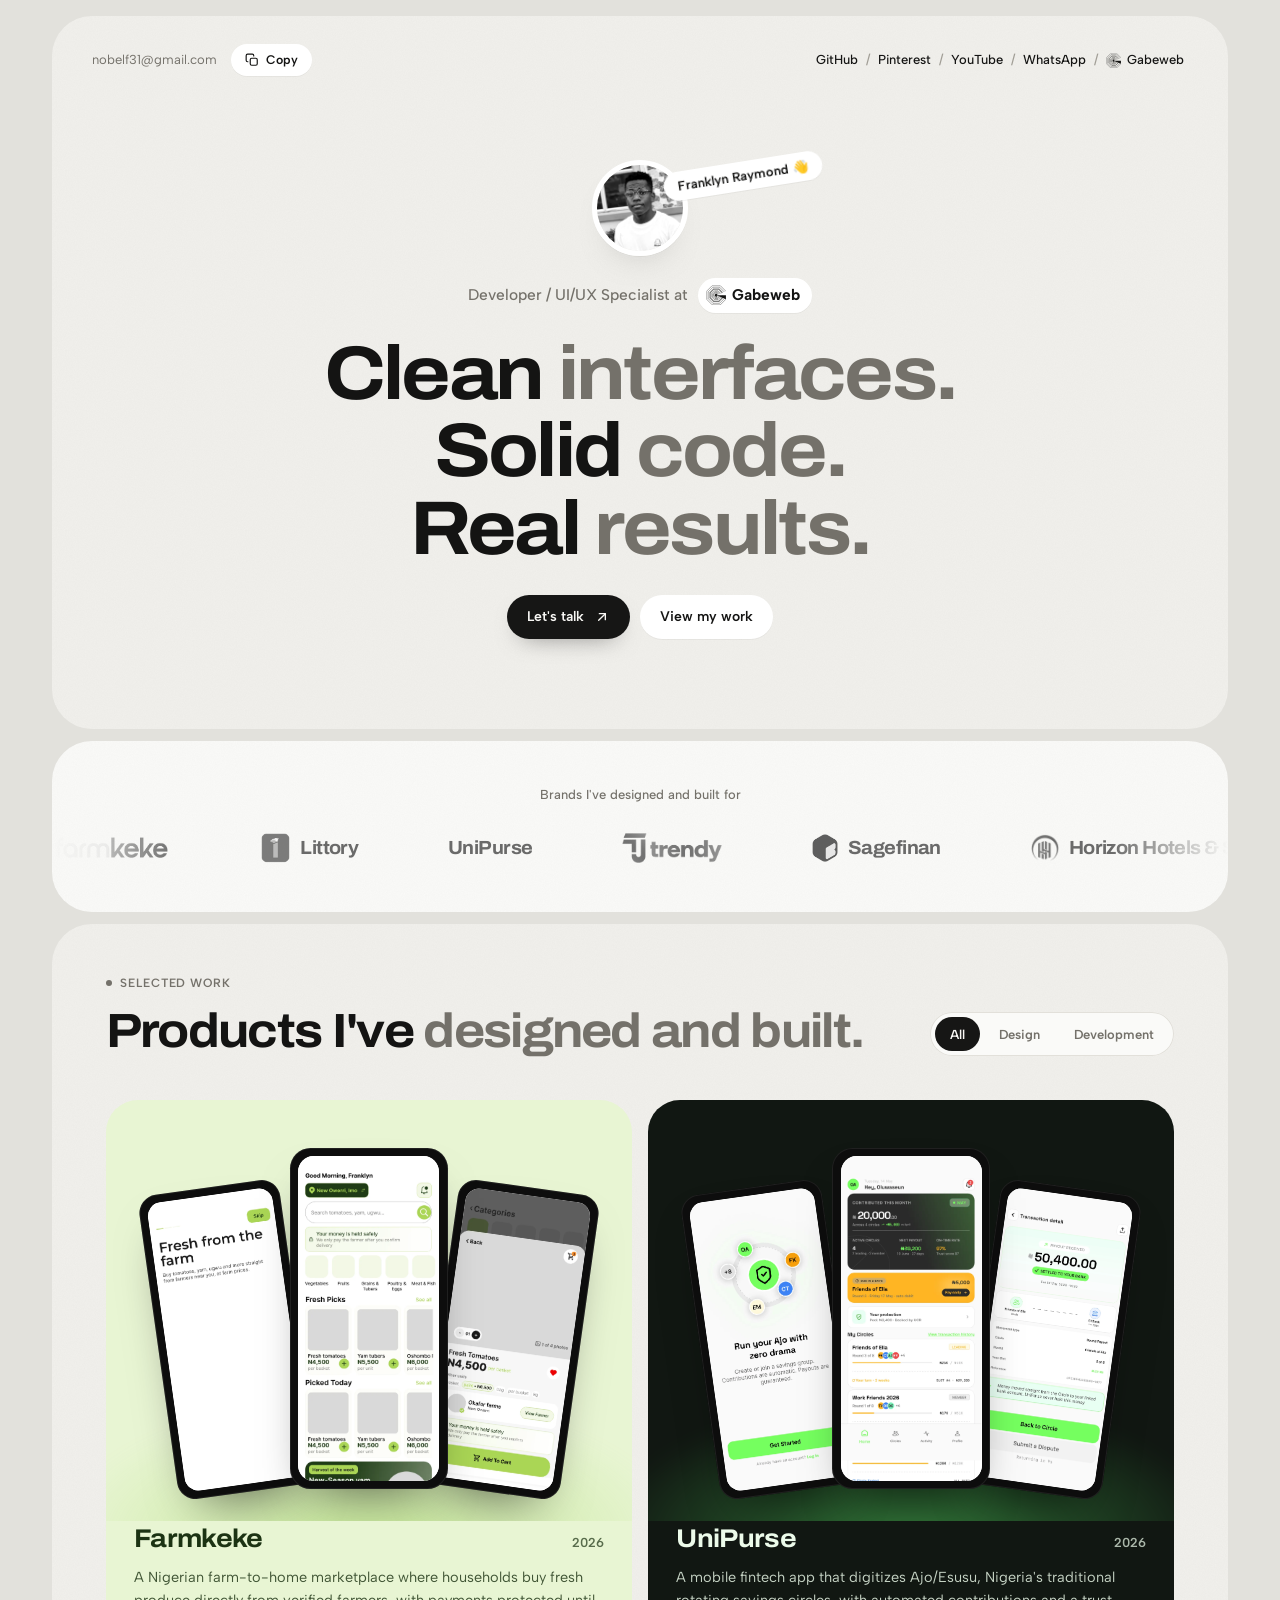
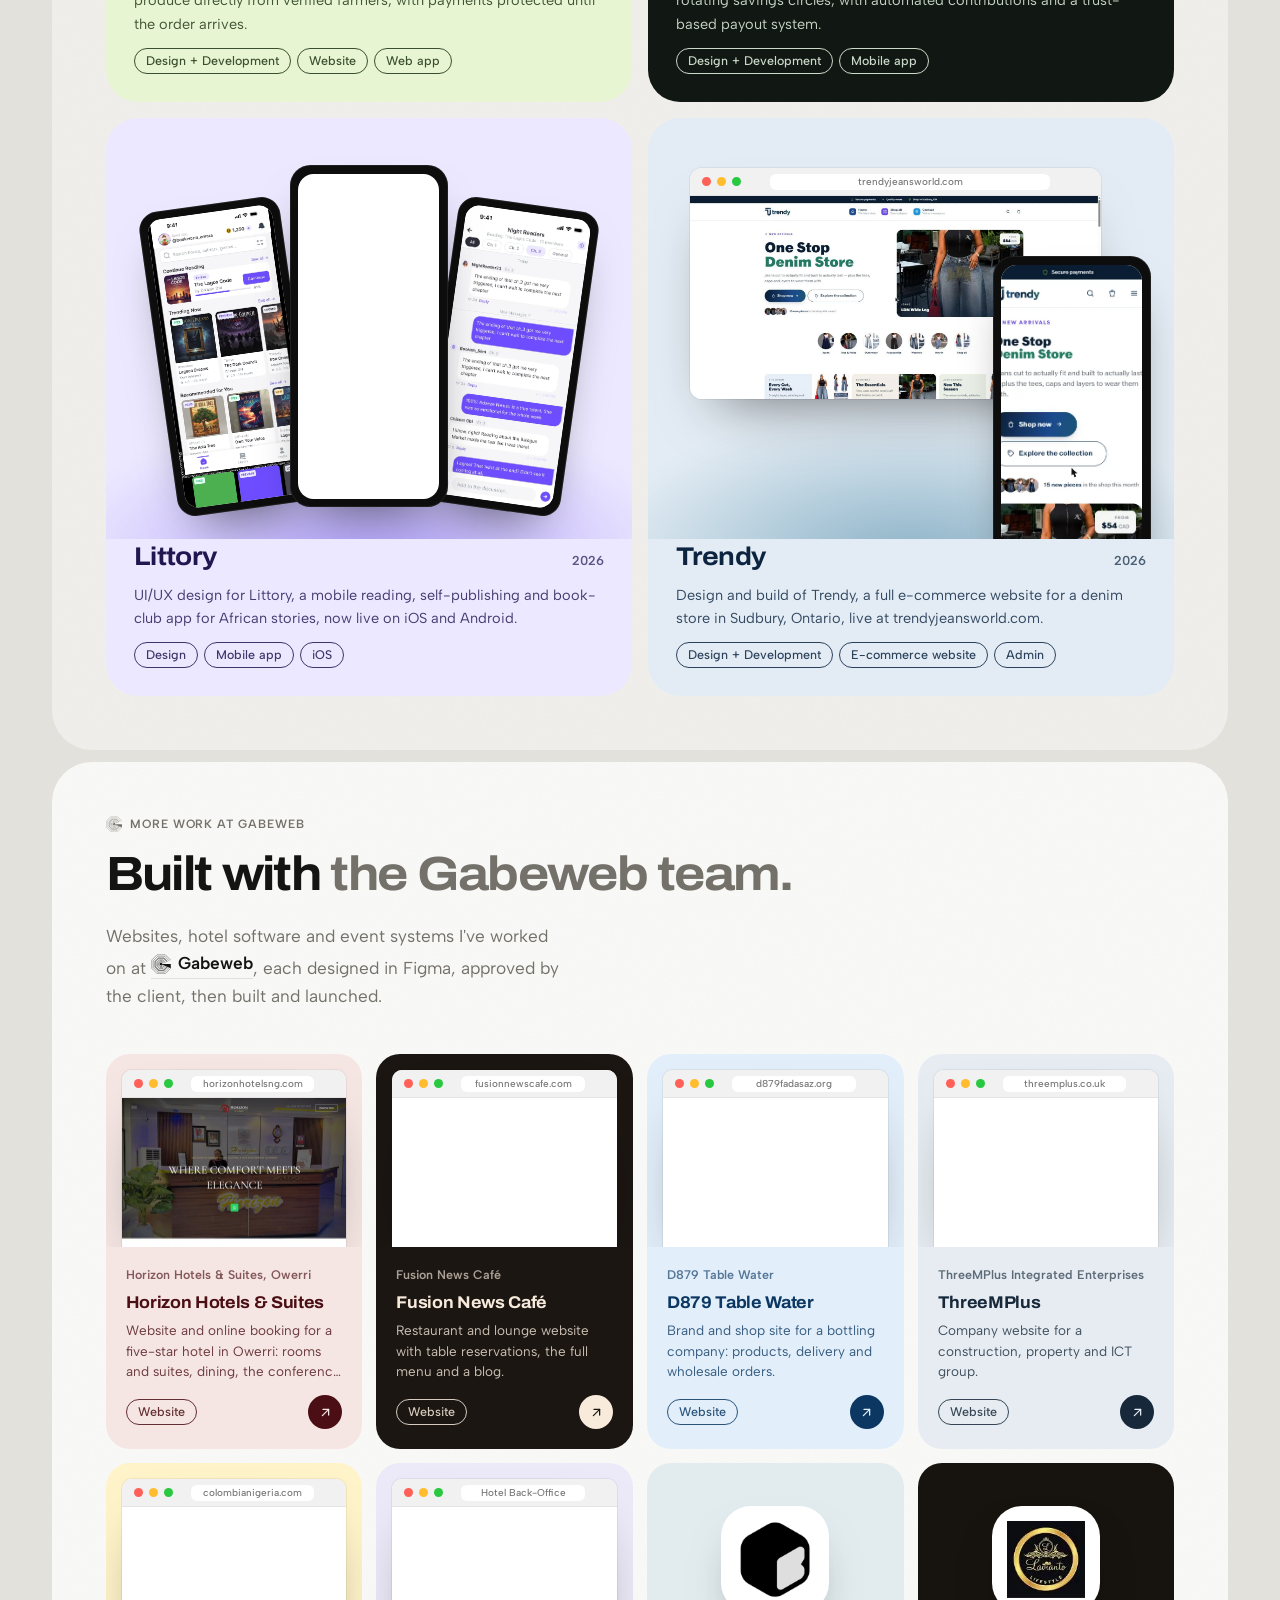
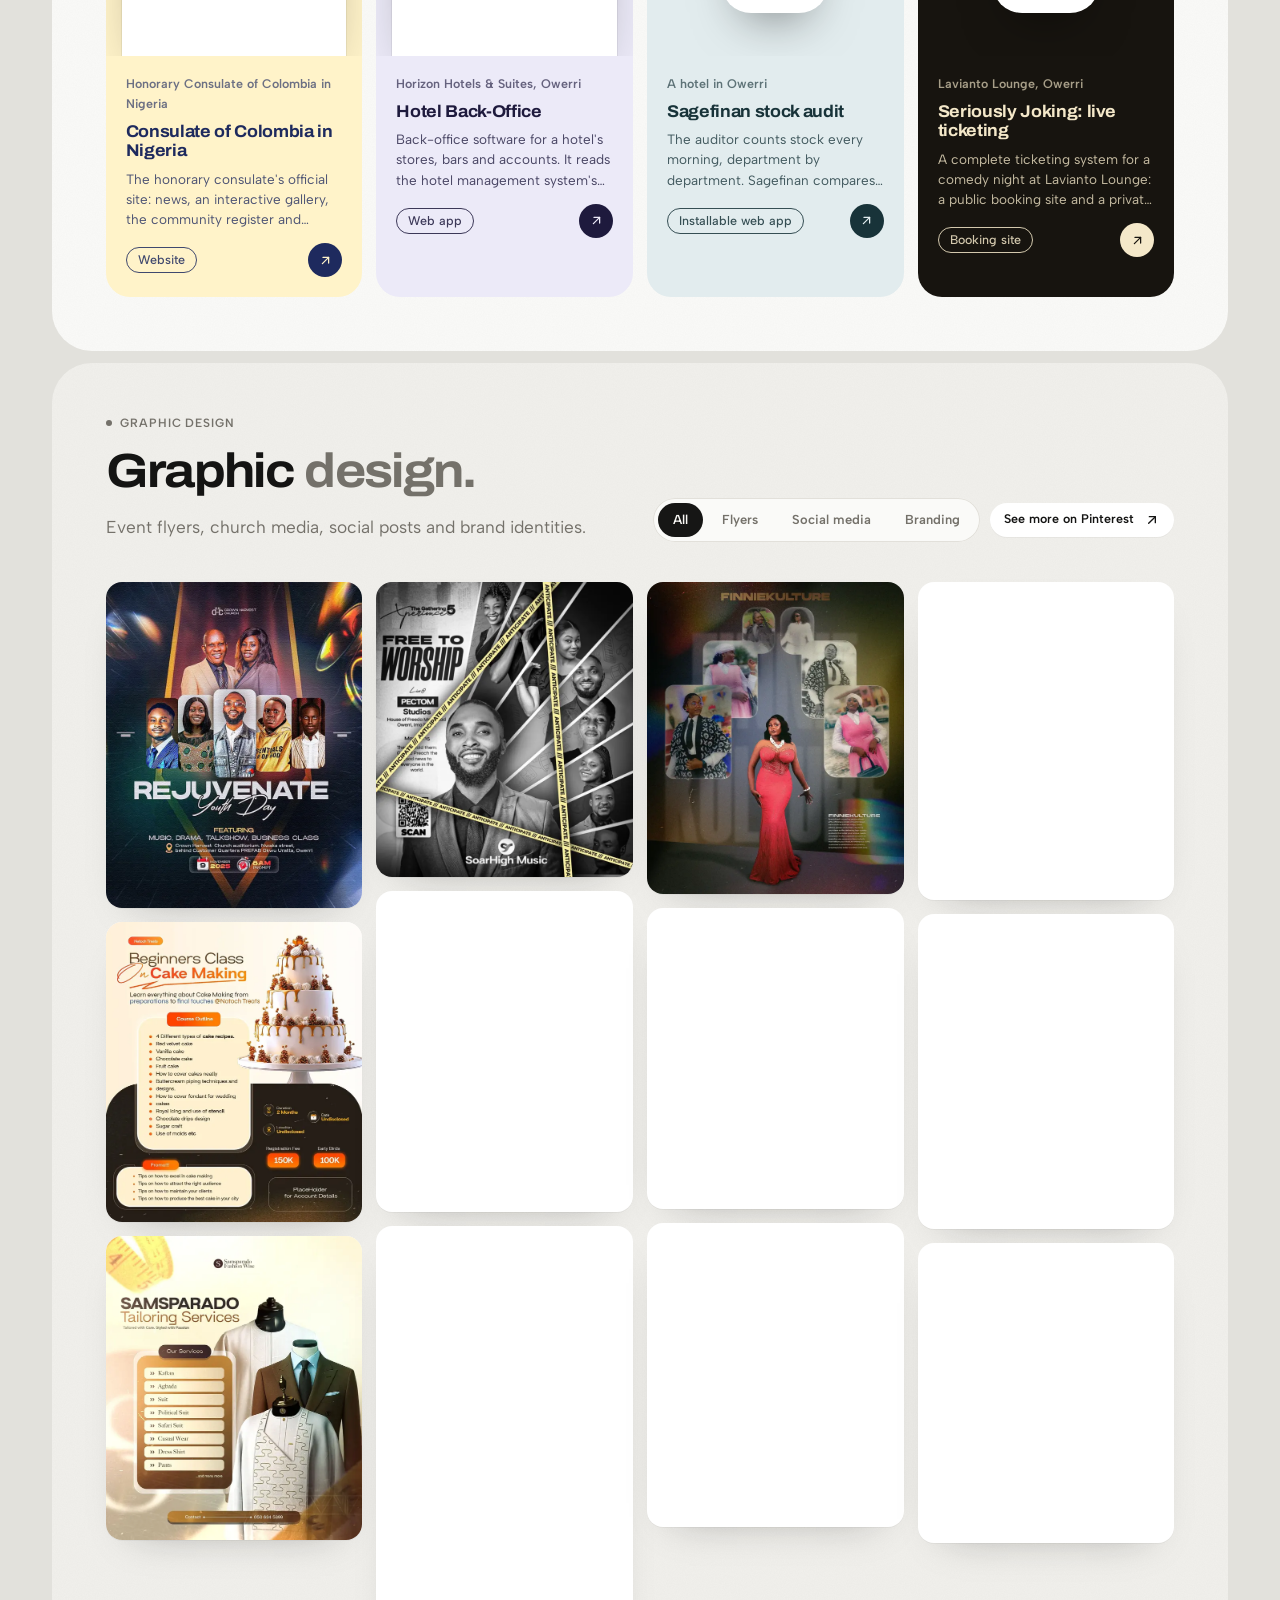
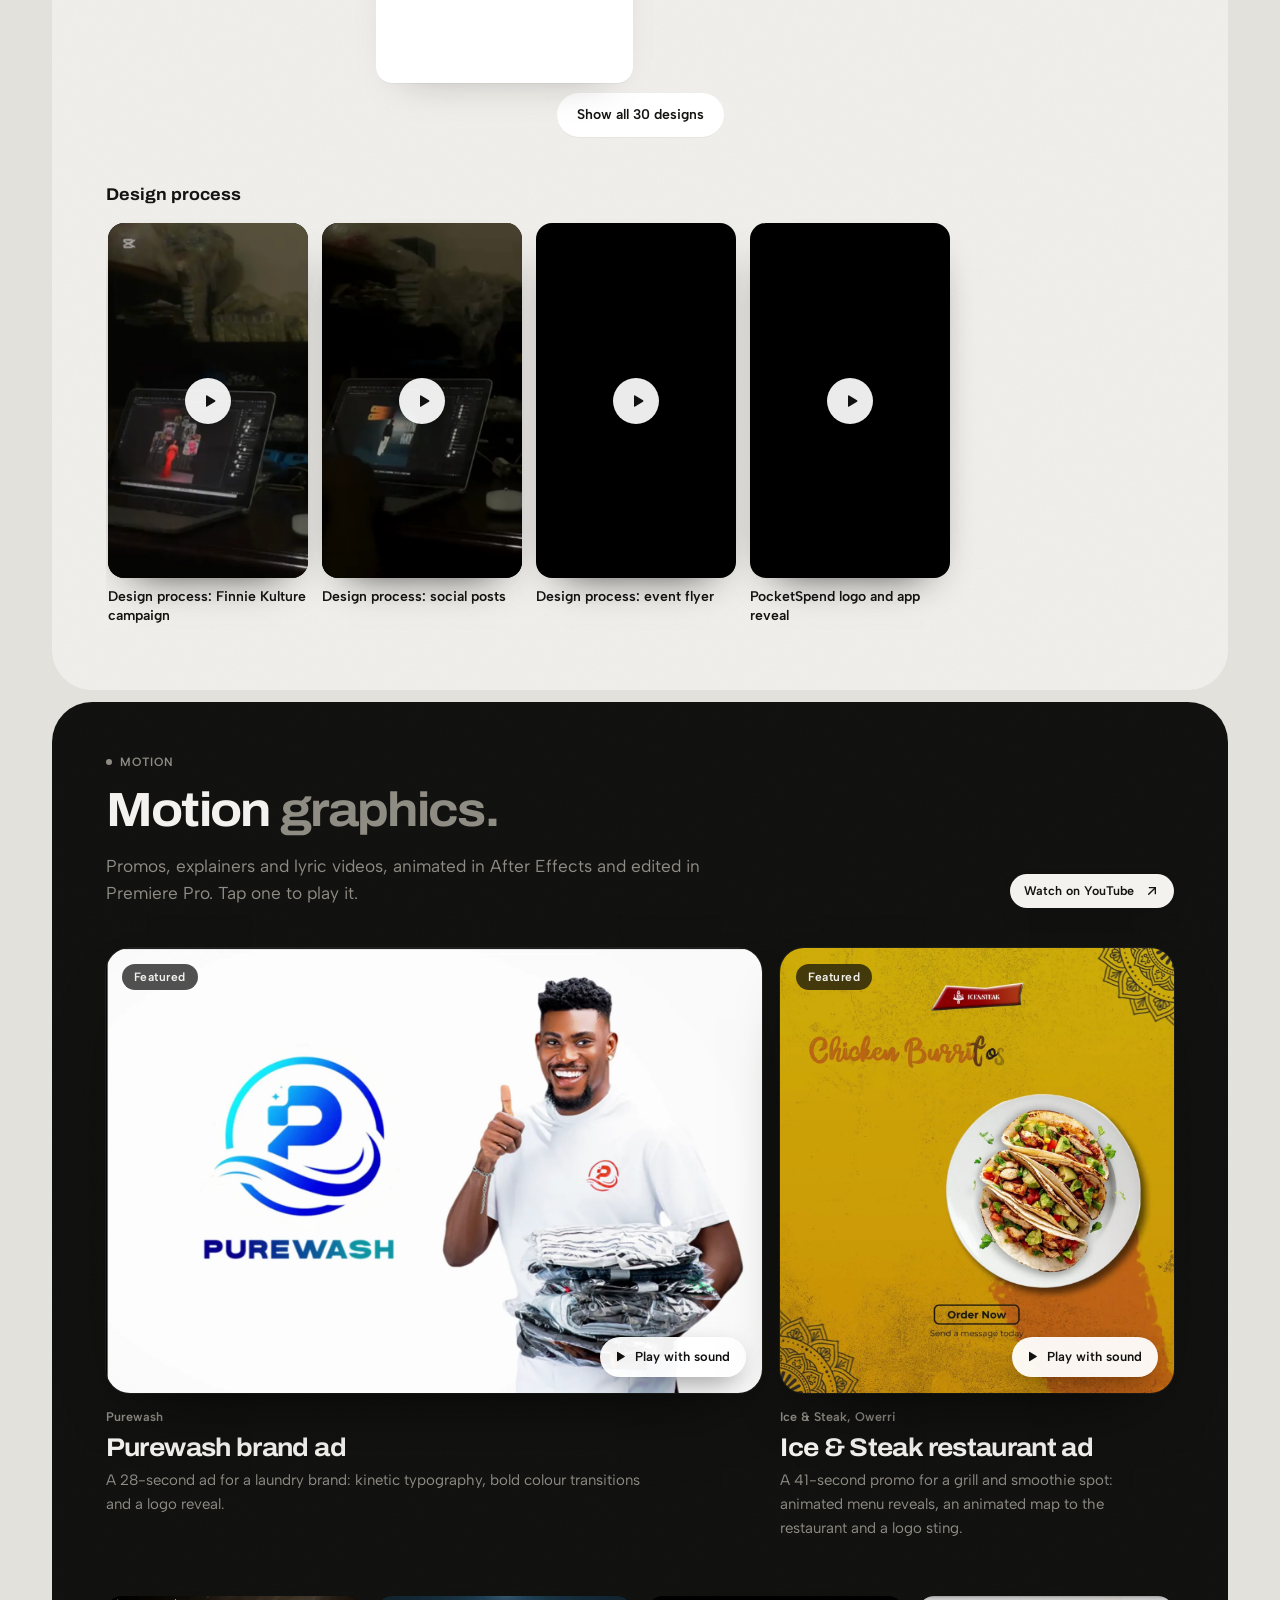
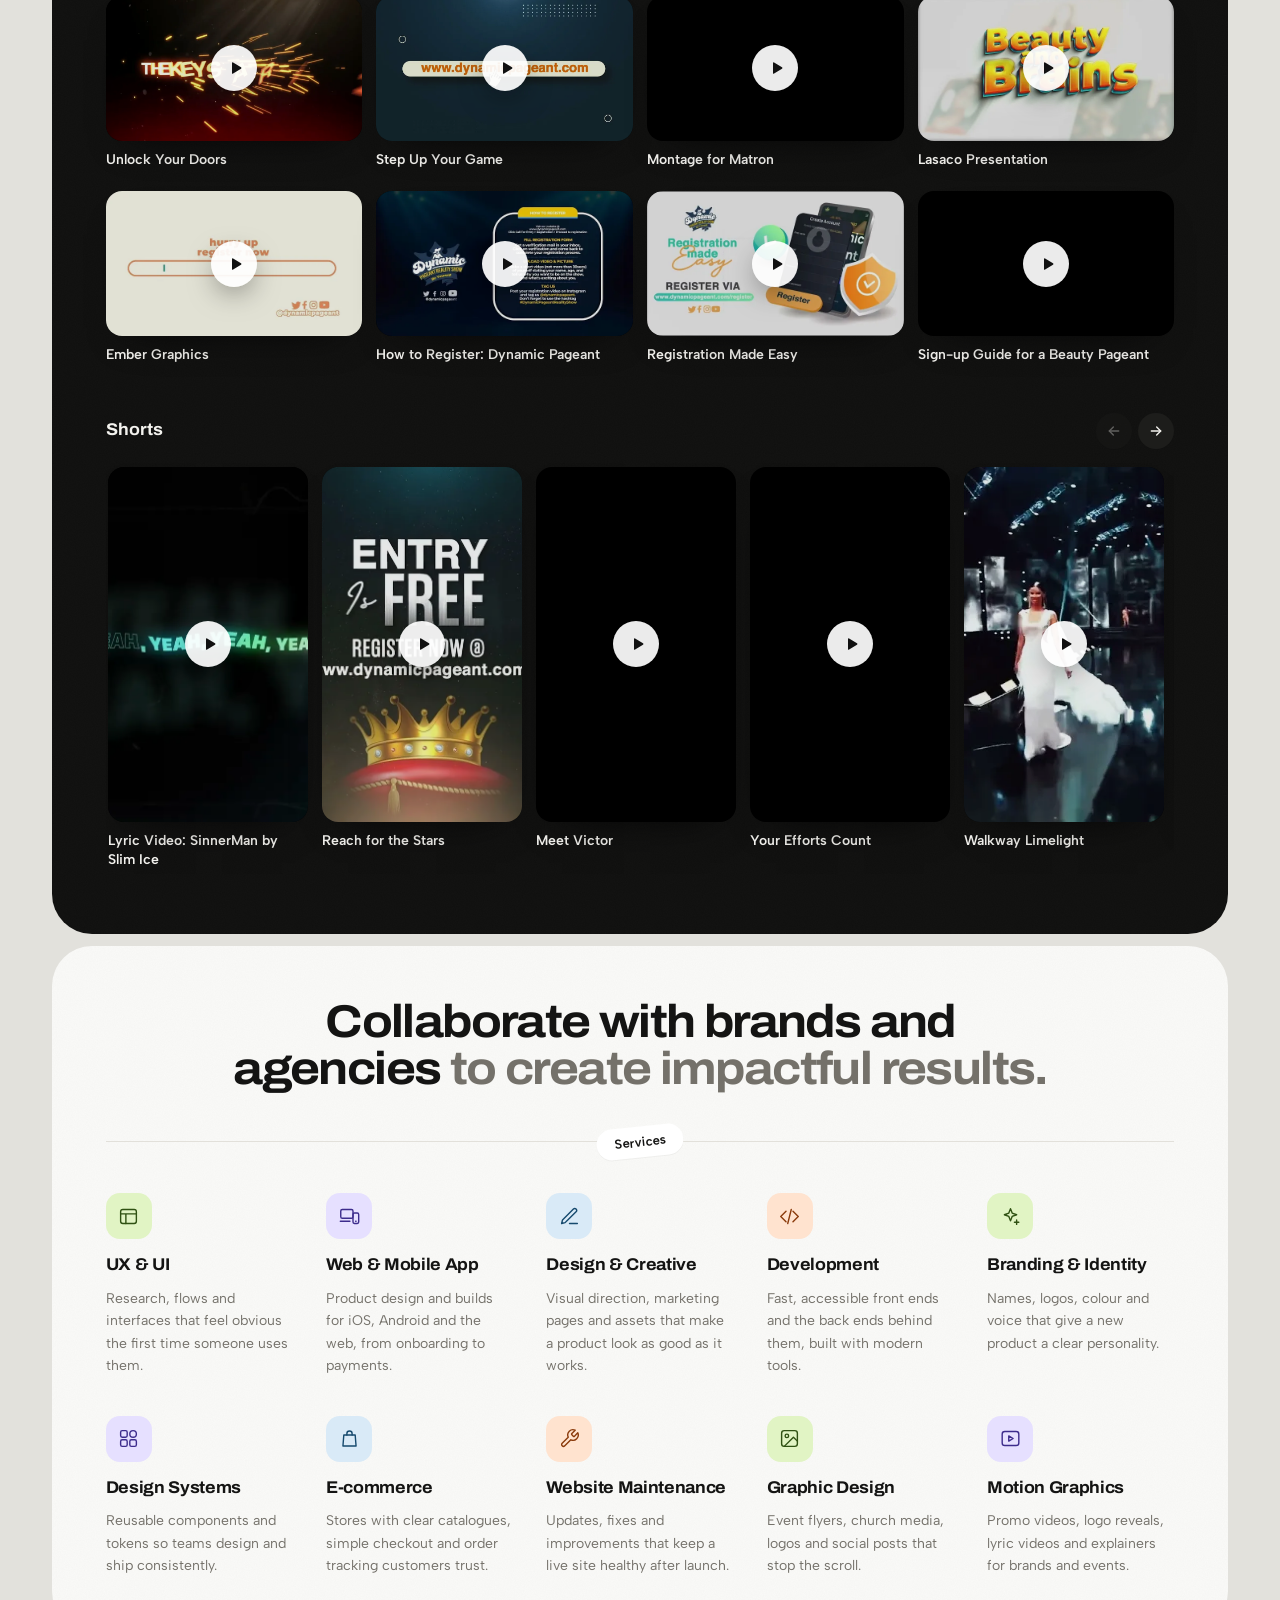
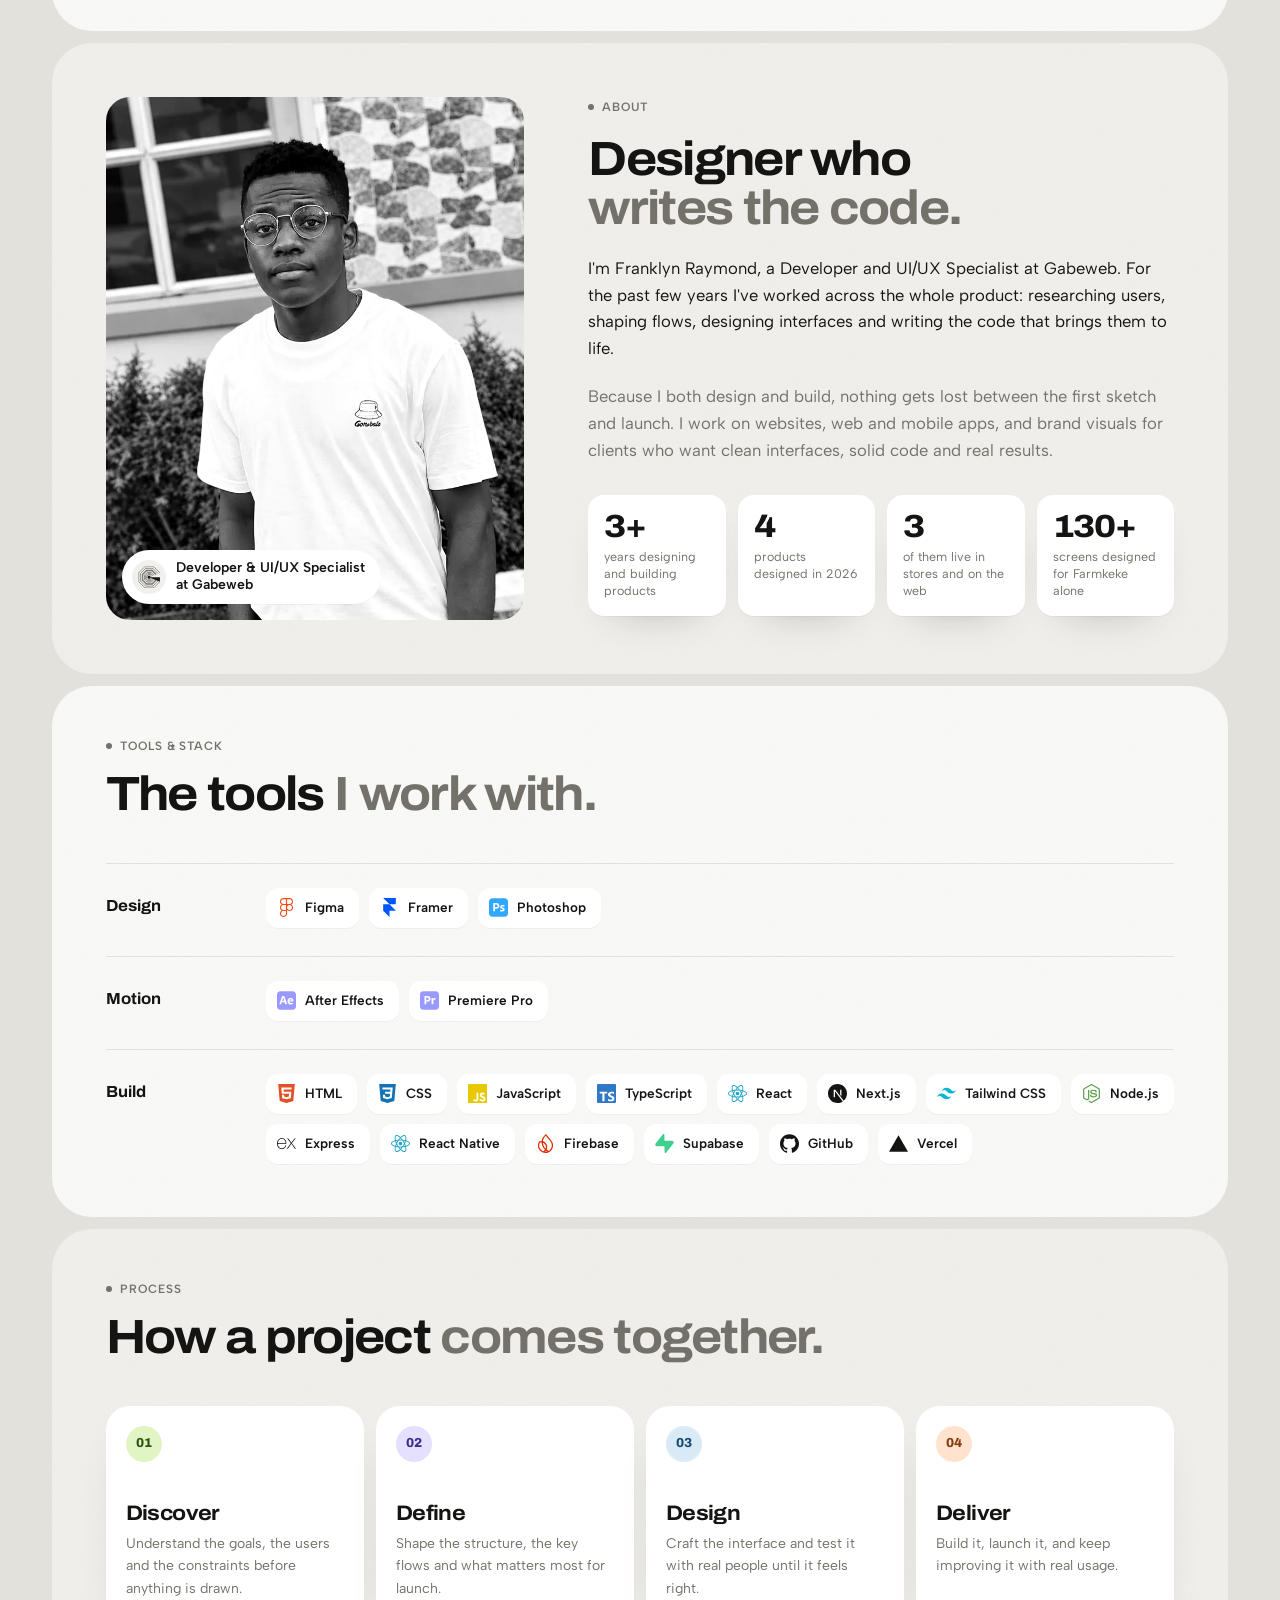
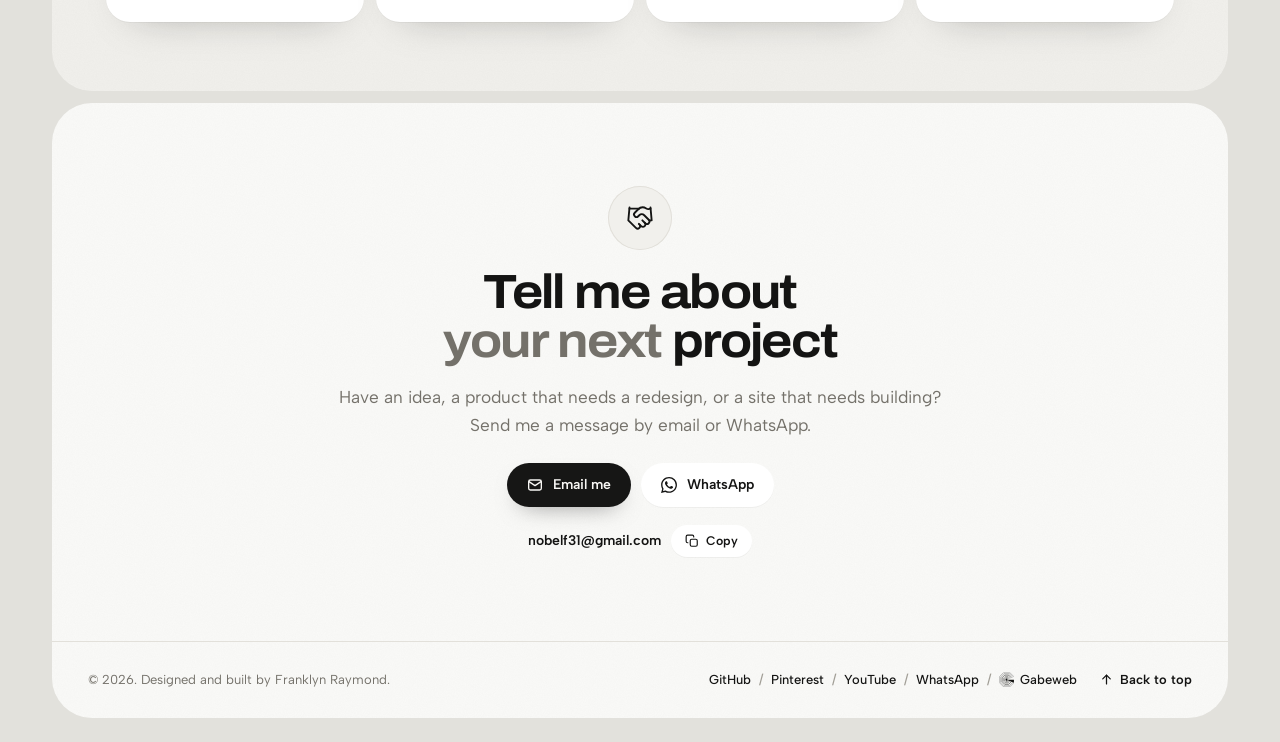
<file: index.html>
<!doctype html>
<html lang="en">
<head>
  <meta charset="utf-8">
  <meta name="viewport" content="width=device-width, initial-scale=1, viewport-fit=cover">
  <meta name="theme-color" content="#e2e1dc" media="(prefers-color-scheme: light)">
  <meta name="theme-color" content="#0b0b0a" media="(prefers-color-scheme: dark)">
  <link rel="icon" href="assets/img/favicon.svg" type="image/svg+xml">
  <link rel="apple-touch-icon" href="assets/img/apple-touch-icon.png">
  <link rel="preload" href="assets/fonts/archivo-latin.woff2" as="font" type="font/woff2" crossorigin>
  <link rel="preload" href="assets/fonts/albertsans-latin.woff2" as="font" type="font/woff2" crossorigin>
  <link rel="stylesheet" href="assets/css/fonts.css">
  <link rel="stylesheet" href="assets/css/style.css">
  <script>
    document.documentElement.classList.add("js");
    try { localStorage.removeItem("theme"); } catch (e) {}
  </script>
  <title>Franklyn Raymond · Developer & UI/UX Specialist at Gabeweb</title>
  <meta name="description" content="Franklyn Raymond is a Developer and UI/UX Specialist at Gabeweb, designing and building websites and apps: Farmkeke, UniPurse, Littory, Trendy and more.">
  <link rel="canonical" href="https://franklyn.gabeweb.org/">
  <meta property="og:type" content="website">
  <meta property="og:url" content="https://franklyn.gabeweb.org/">
  <meta property="og:title" content="Franklyn Raymond · Developer & UI/UX Specialist">
  <meta property="og:description" content="Franklyn Raymond, Developer and UI/UX Specialist at Gabeweb. Selected work: Farmkeke, UniPurse, Littory, Trendy and more.">
  <meta property="og:image" content="https://franklyn.gabeweb.org/assets/img/og.jpg">
  <meta property="og:site_name" content="Franklyn Raymond">
  <meta name="twitter:card" content="summary_large_image">
  <meta name="twitter:title" content="Franklyn Raymond · Developer & UI/UX Specialist at Gabeweb">
  <meta name="twitter:description" content="Clean interfaces. Solid code. Real results.">
  <meta name="twitter:image" content="https://franklyn.gabeweb.org/assets/img/og.jpg">
  <meta name="author" content="Franklyn Raymond">
  <meta name="google-site-verification" content="R8RictJON9muQwqE_m1c9qt3ObaUh0ioW_7FxpGgizk">
  <!-- schema:start -->
  <script type="application/ld+json">
{
  "@context": "https://schema.org",
  "@graph": [
    {
      "@type": "WebSite",
      "@id": "https://franklyn.gabeweb.org/#website",
      "url": "https://franklyn.gabeweb.org/",
      "name": "Franklyn Raymond",
      "publisher": {
        "@id": "https://franklyn.gabeweb.org/#person"
      }
    },
    {
      "@type": "ProfilePage",
      "@id": "https://franklyn.gabeweb.org/#profile",
      "url": "https://franklyn.gabeweb.org/",
      "name": "Franklyn Raymond · Developer / UI/UX Specialist at Gabeweb",
      "mainEntity": {
        "@id": "https://franklyn.gabeweb.org/#person"
      }
    },
    {
      "@type": "Person",
      "@id": "https://franklyn.gabeweb.org/#person",
      "name": "Franklyn Raymond",
      "givenName": "Franklyn",
      "familyName": "Raymond",
      "jobTitle": "Developer and UI/UX Specialist",
      "url": "https://franklyn.gabeweb.org/",
      "image": "https://franklyn.gabeweb.org/assets/img/franklyn-portrait.webp",
      "email": "mailto:nobelf31@gmail.com",
      "worksFor": {
        "@type": "Organization",
        "name": "Gabeweb",
        "url": "https://gabeweb.org"
      },
      "sameAs": [
        "https://github.com/9inelabs",
        "https://www.pinterest.com/franklyncreatives/",
        "https://www.youtube.com/@innov8persecondips121"
      ],
      "knowsAbout": [
        "UX & UI",
        "Web & Mobile App",
        "Design & Creative",
        "Development",
        "Branding & Identity",
        "Design Systems",
        "E-commerce",
        "Website Maintenance",
        "Graphic Design",
        "Motion Graphics",
        "Figma",
        "Framer",
        "Photoshop",
        "After Effects",
        "Premiere Pro",
        "HTML",
        "CSS",
        "JavaScript",
        "TypeScript",
        "React",
        "Next.js",
        "Tailwind CSS",
        "Node.js",
        "Express",
        "React Native",
        "Firebase",
        "Supabase",
        "GitHub",
        "Vercel"
      ]
    }
  ]
}
  </script>
    <!-- schema:end -->
</head>
<body data-page="home">
  <main class="page" id="app">
    <!-- prerender:start -->
    <div class="prerender">
      <h1>Franklyn Raymond</h1>
      <p>Developer / UI/UX Specialist at <a href="https://gabeweb.org">Gabeweb</a>. Clean interfaces. Solid code. Real results.</p>
      <p>I'm Franklyn Raymond, a Developer and UI/UX Specialist at Gabeweb. For the past few years I've worked across the whole product: researching users, shaping flows, designing interfaces and writing the code that brings them to life.</p>
      <p>Because I both design and build, nothing gets lost between the first sketch and launch. I work on websites, web and mobile apps, and brand visuals for clients who want clean interfaces, solid code and real results.</p>
      <h2>Selected work</h2>
      <ul>
        <li><a href="project.html?p=farmkeke">Farmkeke</a>: A Nigerian farm-to-home marketplace where households buy fresh produce directly from verified farmers, with payments protected until the order arrives.</li>
        <li><a href="project.html?p=unipurse">UniPurse</a>: A mobile fintech app that digitizes Ajo/Esusu, Nigeria's traditional rotating savings circles, with automated contributions and a trust-based payout system.</li>
        <li><a href="project.html?p=littory">Littory</a>: UI/UX design for Littory, a mobile reading, self-publishing and book-club app for African stories, now live on iOS and Android.</li>
        <li><a href="project.html?p=trendy">Trendy</a>: Design and build of Trendy, a full e-commerce website for a denim store in Sudbury, Ontario, live at trendyjeansworld.com.</li>
      </ul>
      <h2>More work at Gabeweb</h2>
      <ul>
        <li><a href="project.html?p=horizon">Horizon Hotels &amp; Suites</a>: Website and online booking for a five-star hotel in Owerri: rooms and suites, dining, the conference hall and reservations.</li>
        <li><a href="project.html?p=fusion">Fusion News Café</a>: Restaurant and lounge website with table reservations, the full menu and a blog.</li>
        <li><a href="project.html?p=d879">D879 Table Water</a>: Brand and shop site for a bottling company: products, delivery and wholesale orders.</li>
        <li><a href="project.html?p=threemplus">ThreeMPlus</a>: Company website for a construction, property and ICT group.</li>
        <li><a href="project.html?p=colombia">Consulate of Colombia in Nigeria</a>: The honorary consulate's official site: news, an interactive gallery, the community register and contact.</li>
        <li><a href="project.html?p=back-office">Hotel Back-Office</a>: Back-office software for a hotel's stores, bars and accounts. It reads the hotel management system's data without ever writing to it, so the system the hotel runs on is never at risk.</li>
        <li><a href="project.html?p=sagefinan">Sagefinan stock audit</a>: The auditor counts stock every morning, department by department. Sagefinan compares the count with the recorded figures and shows the variance straight away, so losses are caught the same day instead of at month end.</li>
        <li><a href="project.html?p=seriously-joking">Seriously Joking: live ticketing</a>: A complete ticketing system for a comedy night at Lavianto Lounge: a public booking site and a private admin dashboard on one backend.</li>
      </ul>
      <h2>Services</h2>
      <p>UX &amp; UI, Web &amp; Mobile App, Design &amp; Creative, Development, Branding &amp; Identity, Design Systems, E-commerce, Website Maintenance, Graphic Design, Motion Graphics.</p>
      <h2>Contact</h2>
      <p>Email <a href="mailto:nobelf31@gmail.com">nobelf31@gmail.com</a> or message on <a href="https://wa.me/2347037403346">WhatsApp</a>.</p>
    </div>
    <!-- prerender:end -->
  </main>
  <script src="assets/js/content.js"></script>
  <script src="assets/js/main.js"></script>
</body>
</html>
</file>
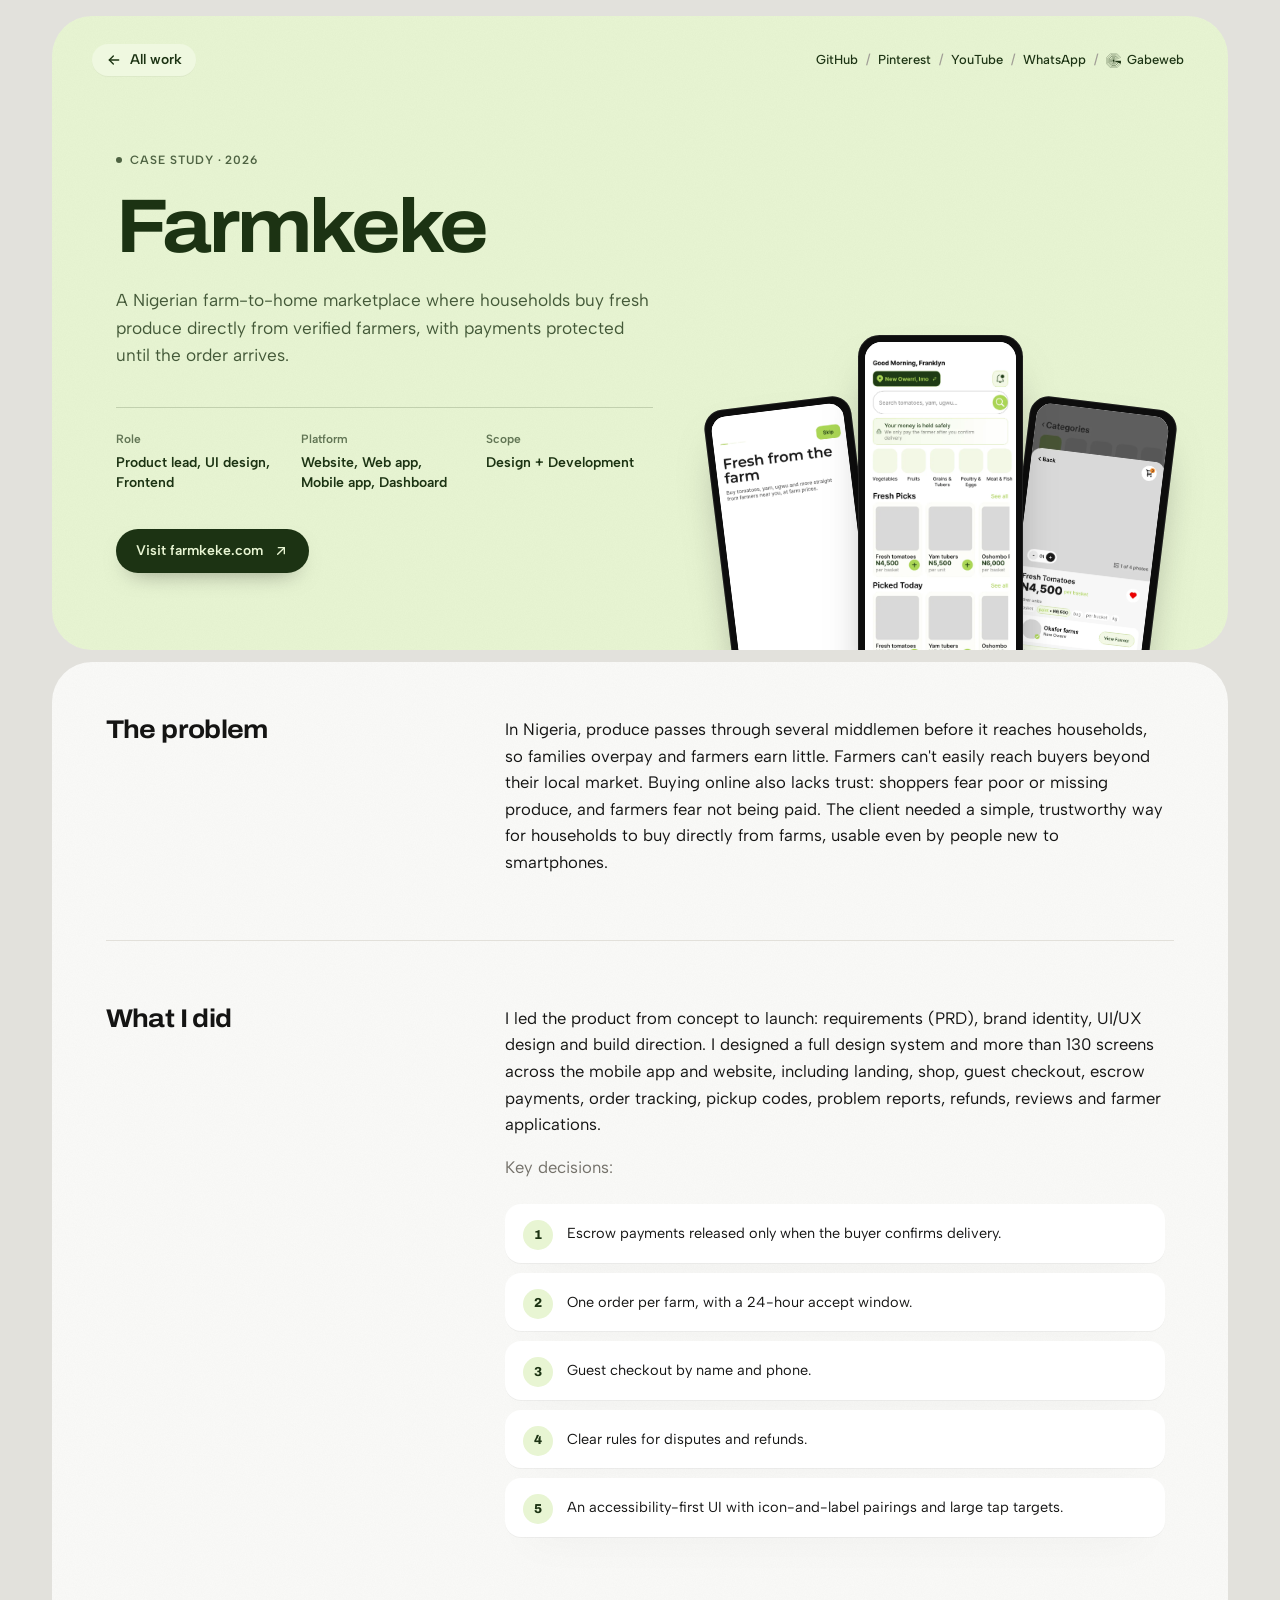
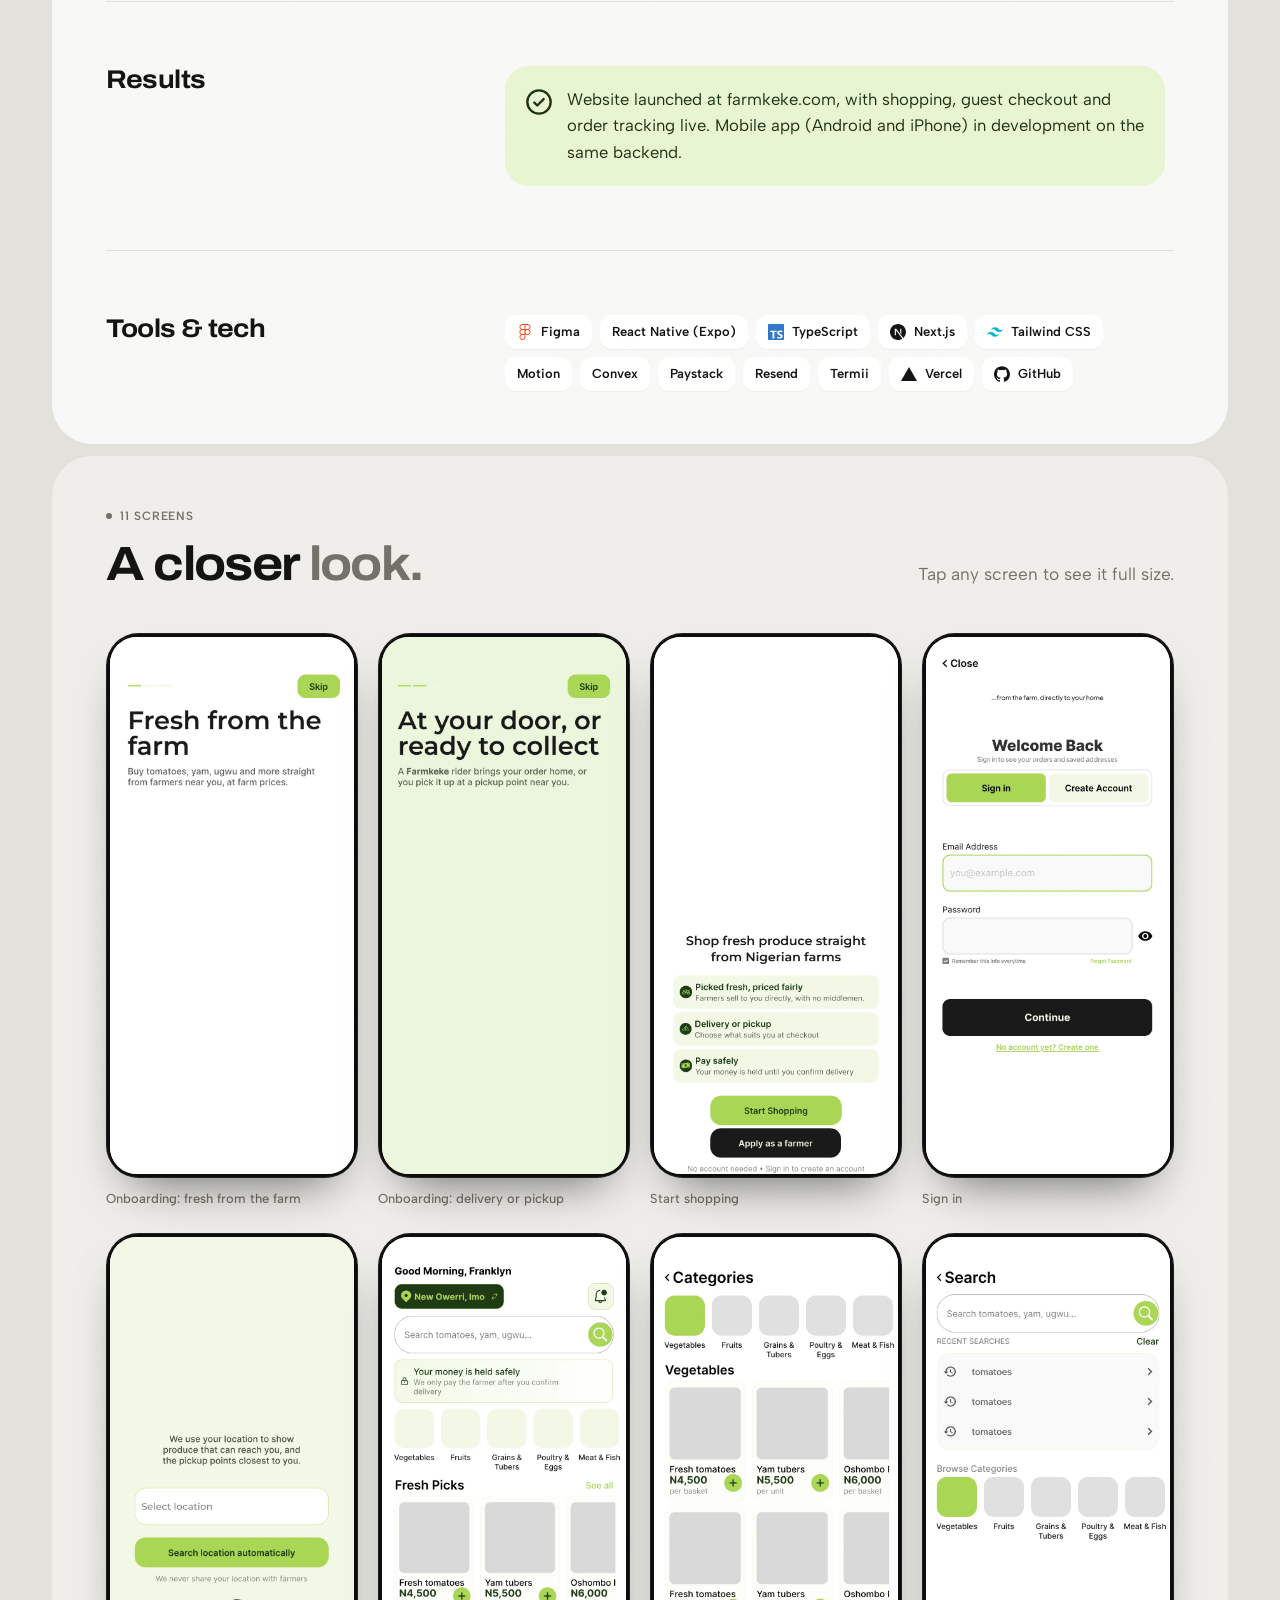
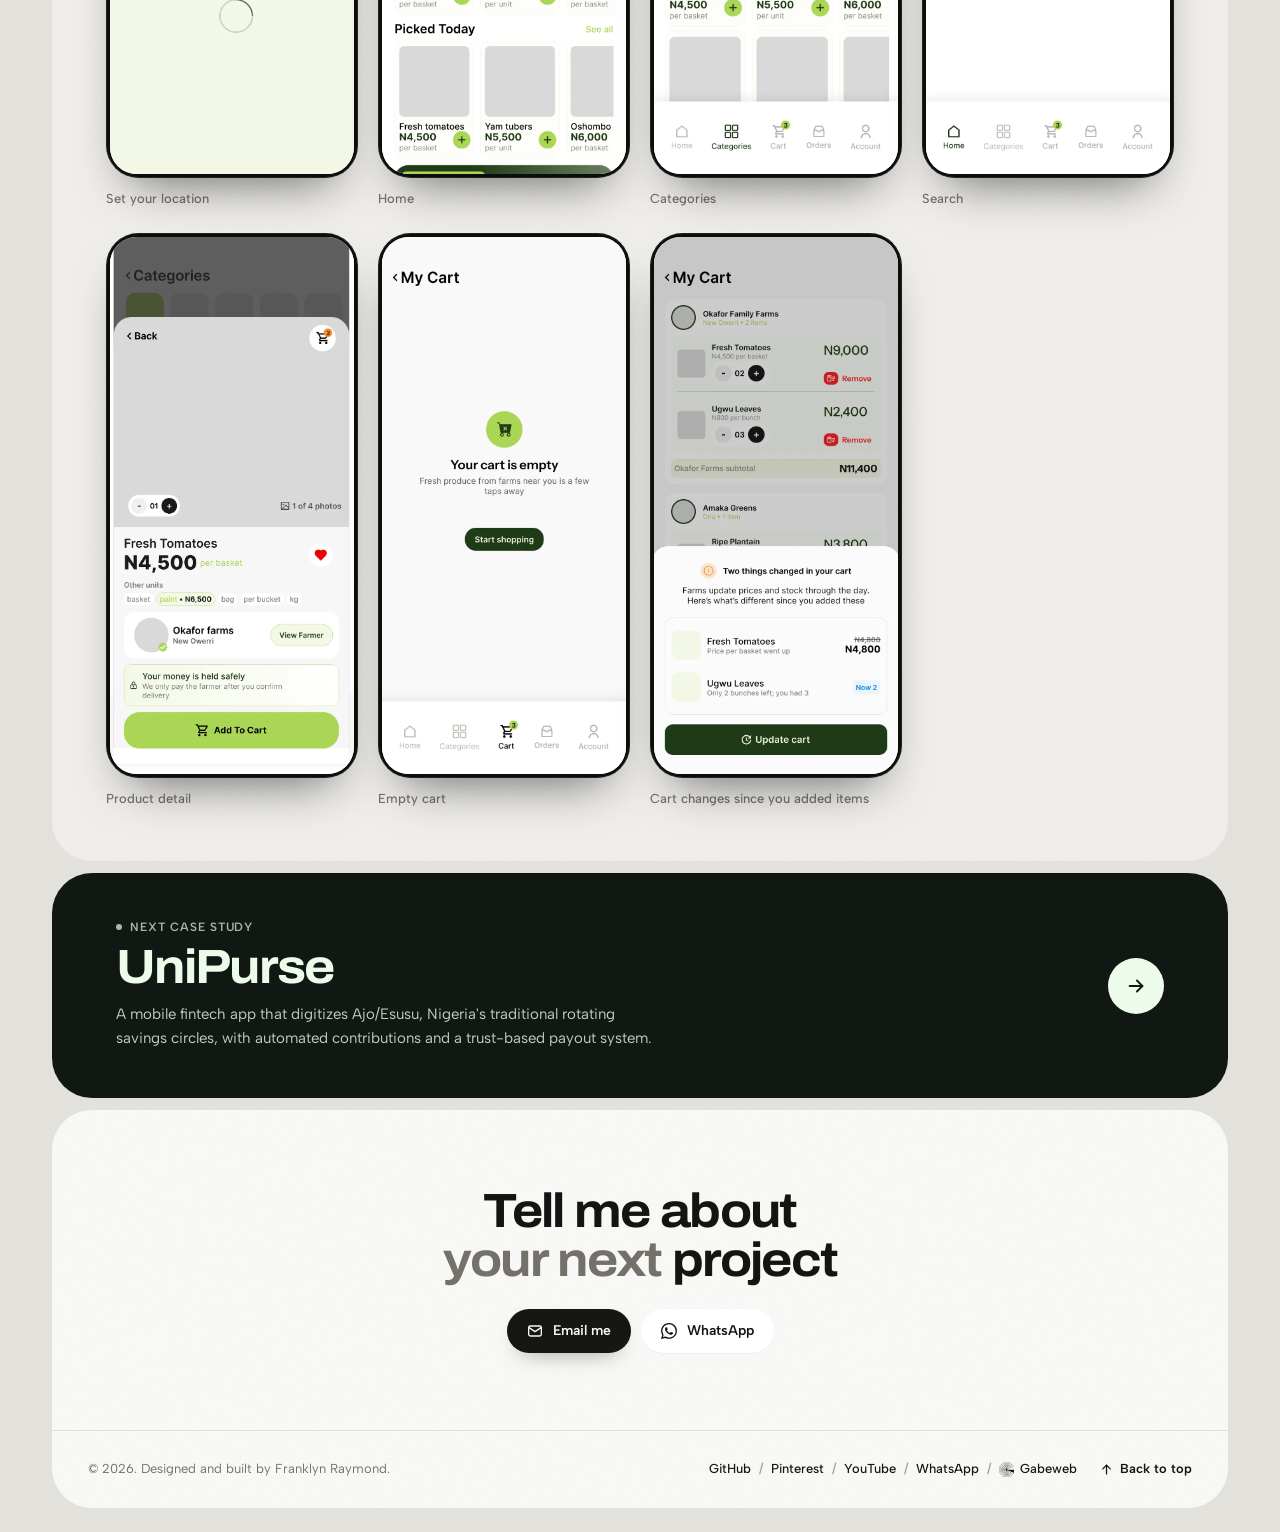
<file: project.html>
<!doctype html>
<html lang="en">
<head>
  <meta charset="utf-8">
  <meta name="viewport" content="width=device-width, initial-scale=1, viewport-fit=cover">
  <meta name="theme-color" content="#e2e1dc" media="(prefers-color-scheme: light)">
  <meta name="theme-color" content="#0b0b0a" media="(prefers-color-scheme: dark)">
  <link rel="icon" href="assets/img/favicon.svg" type="image/svg+xml">
  <link rel="apple-touch-icon" href="assets/img/apple-touch-icon.png">
  <link rel="preload" href="assets/fonts/archivo-latin.woff2" as="font" type="font/woff2" crossorigin>
  <link rel="preload" href="assets/fonts/albertsans-latin.woff2" as="font" type="font/woff2" crossorigin>
  <link rel="stylesheet" href="assets/css/fonts.css">
  <link rel="stylesheet" href="assets/css/style.css">
  <script>
    document.documentElement.classList.add("js");
    try { localStorage.removeItem("theme"); } catch (e) {}
  </script>
  <title>Case study · Franklyn Raymond</title>
  <meta name="description" content="A case study by Franklyn Raymond, Developer and UI/UX Specialist at Gabeweb.">
  <meta property="og:type" content="article">
  <meta property="og:image" content="https://franklyn.gabeweb.org/assets/img/og.jpg">
  <meta name="twitter:card" content="summary_large_image">
</head>
<body data-page="project">
  <main class="page" id="app">
    <noscript><p style="padding:24px">Turn on JavaScript to view this case study, or email nobelf31@gmail.com.</p></noscript>
  </main>
  <script src="assets/js/content.js"></script>
  <script src="assets/js/main.js"></script>
</body>
</html>
</file>
<file: assets/css/fonts.css>
/* Albert Sans and Archivo, self-hosted variable fonts (SIL Open Font License). */
@font-face { font-family: "Albert Sans"; font-style: normal; font-weight: 400 700; font-display: swap;
  src: url(../fonts/albertsans-latin.woff2) format("woff2"); unicode-range: U+0000-00FF, U+0131, U+0152-0153, U+02BB-02BC, U+02C6, U+02DA, U+02DC, U+0304, U+0308, U+0329, U+2000-206F, U+20AC, U+2122, U+2191, U+2193, U+2212, U+2215, U+FEFF, U+FFFD; }
@font-face { font-family: "Albert Sans"; font-style: normal; font-weight: 400 700; font-display: swap;
  src: url(../fonts/albertsans-latin-ext.woff2) format("woff2"); unicode-range: U+0100-02BA, U+02BD-02C5, U+02C7-02CC, U+02CE-02D7, U+02DD-02FF, U+0304, U+0308, U+0329, U+1D00-1DBF, U+1E00-1E9F, U+1EF2-1EFF, U+2020, U+20A0-20AB, U+20AD-20C4, U+2113, U+2C60-2C7F, U+A720-A7FF; }
@font-face { font-family: "Archivo"; font-style: normal; font-weight: 600 800; font-stretch: 100% 125%; font-display: swap;
  src: url(../fonts/archivo-latin.woff2) format("woff2"); unicode-range: U+0000-00FF, U+0131, U+0152-0153, U+02BB-02BC, U+02C6, U+02DA, U+02DC, U+0304, U+0308, U+0329, U+2000-206F, U+20AC, U+2122, U+2191, U+2193, U+2212, U+2215, U+FEFF, U+FFFD; }
@font-face { font-family: "Archivo"; font-style: normal; font-weight: 600 800; font-stretch: 100% 125%; font-display: swap;
  src: url(../fonts/archivo-latin-ext.woff2) format("woff2"); unicode-range: U+0100-02BA, U+02BD-02C5, U+02C7-02CC, U+02CE-02D7, U+02DD-02FF, U+0304, U+0308, U+0329, U+1D00-1DBF, U+1E00-1E9F, U+1EF2-1EFF, U+2020, U+20A0-20AB, U+20AD-20C4, U+2113, U+2C60-2C7F, U+A720-A7FF; }
</file>
<file: assets/css/style.css>
/* Franklyn Raymond · portfolio
   Layout: stacked rounded panels on a warm grey ground (after the reference),
   bold wide display type, quiet neutrals, and colour carried by each project. */

:root {
  --ground: #e2e1dc;
  --panel: #f1f0ec;
  --panel-2: #fafaf8;
  --surface: #ffffff;
  --ink: #141413;
  --ink-2: #74716a;
  --ink-3: #a19e96;
  --line: #e2e0da;
  --btn: #161615;
  --btn-ink: #f8f7f4;
  --focus: #3b6cff;

  --tint-lime: #e1f4c4;
  --tint-lilac: #e6e0ff;
  --tint-sky: #d9eaf7;
  --tint-peach: #ffe3cf;
  --tint-ink-lime: #2f5112;
  --tint-ink-lilac: #3d2c8c;
  --tint-ink-sky: #164a6e;
  --tint-ink-peach: #8a3a0b;

  --display: "Archivo", "Helvetica Neue", Arial, sans-serif;
  --body: "Albert Sans", "Helvetica Neue", Arial, sans-serif;

  --r-xl: clamp(24px, 3.4vw, 40px);
  --r-lg: 24px;
  --r-md: 16px;
  --r-sm: 12px;
  --shadow: 0 1px 0 rgba(20, 20, 19, .04), 0 18px 40px -28px rgba(20, 20, 19, .35);
  --ease: cubic-bezier(.2, .75, .2, 1);
  --wrap: 1160px;
  color-scheme: light;
}

@media (prefers-color-scheme: dark) {
  :root:not([data-theme="light"]) {
    --ground: #0b0b0a; --panel: #161615; --panel-2: #1d1d1b; --surface: #242422;
    --ink: #f3f2ee; --ink-2: #94918a; --ink-3: #6a6862; --line: #2c2b28;
    --btn: #f3f2ee; --btn-ink: #141413; --focus: #8aa6ff;
    --tint-lime: #26341a; --tint-lilac: #262046; --tint-sky: #172b3b; --tint-peach: #3a2517;
    --tint-ink-lime: #c6ec97; --tint-ink-lilac: #c9bcff; --tint-ink-sky: #a8d3f2; --tint-ink-peach: #ffc49a;
    --shadow: 0 1px 0 rgba(255, 255, 255, .03), 0 18px 40px -28px rgba(0, 0, 0, .9);
    color-scheme: dark;
  }
}
:root[data-theme="dark"] {
  --ground: #0b0b0a; --panel: #161615; --panel-2: #1d1d1b; --surface: #242422;
  --ink: #f3f2ee; --ink-2: #94918a; --ink-3: #6a6862; --line: #2c2b28;
  --btn: #f3f2ee; --btn-ink: #141413; --focus: #8aa6ff;
  --tint-lime: #26341a; --tint-lilac: #262046; --tint-sky: #172b3b; --tint-peach: #3a2517;
  --tint-ink-lime: #c6ec97; --tint-ink-lilac: #c9bcff; --tint-ink-sky: #a8d3f2; --tint-ink-peach: #ffc49a;
  --shadow: 0 1px 0 rgba(255, 255, 255, .03), 0 18px 40px -28px rgba(0, 0, 0, .9);
  color-scheme: dark;
}

*, *::before, *::after { box-sizing: border-box; }
html { -webkit-text-size-adjust: 100%; scroll-behavior: smooth; }
body {
  margin: 0;
  background: var(--ground);
  color: var(--ink);
  font: 400 15px/1.6 var(--body);
  -webkit-font-smoothing: antialiased;
  text-rendering: optimizeLegibility;
  overflow-x: hidden;
  transition: background-color .4s var(--ease), color .4s var(--ease);
}
img { max-width: 100%; display: block; }
a { color: inherit; text-decoration: none; }
button { font: inherit; color: inherit; }
:focus-visible { outline: 2px solid var(--focus); outline-offset: 3px; border-radius: 8px; }
::selection { background: var(--ink); color: var(--panel); }

.page {
  max-width: calc(var(--wrap) + 48px);
  margin: 0 auto;
  padding: 16px max(16px, env(safe-area-inset-right)) 24px max(16px, env(safe-area-inset-left));
  display: grid;
  gap: 12px;
}

/* ---------- project colour (set per project in content.js) ---------- */
[data-p] { --p-bg: var(--pl-bg); --p-ink: var(--pl-ink); }
:root[data-theme="dark"] [data-p] { --p-bg: var(--pd-bg); --p-ink: var(--pd-ink); }
@media (prefers-color-scheme: dark) { :root:not([data-theme="light"]) [data-p] { --p-bg: var(--pd-bg); --p-ink: var(--pd-ink); } }

/* plain-HTML copy for search engines; the script replaces it with the full page */
.prerender { max-width: 70ch; margin: 0 auto; padding: 32px 8px; display: grid; gap: 12px; }
.prerender a { text-decoration: underline; }
.js .prerender { display: none; }

/* ---------- panels ---------- */
.panel {
  position: relative;
  background: var(--panel);
  border-radius: var(--r-xl);
  overflow: hidden;
  isolation: isolate;
  transition: background-color .4s var(--ease);
}
.panel--light { background: var(--panel-2); }
.panel::after {
  content: "";
  position: absolute; inset: 0; z-index: -1; pointer-events: none;
  opacity: .5; mix-blend-mode: multiply;
  background-image: url("data:image/svg+xml;utf8,<svg xmlns='http://www.w3.org/2000/svg' width='180' height='180'><filter id='n'><feTurbulence type='fractalNoise' baseFrequency='.9' numOctaves='2' stitchTiles='stitch'/><feColorMatrix values='0 0 0 0 .5 0 0 0 0 .5 0 0 0 0 .5 0 0 0 .14 0'/></filter><rect width='100%' height='100%' filter='url(%23n)'/></svg>");
}
:root[data-theme="dark"] .panel::after { mix-blend-mode: screen; opacity: .18; }
@media (prefers-color-scheme: dark) { :root:not([data-theme="light"]) .panel::after { mix-blend-mode: screen; opacity: .18; } }

.inner { padding: clamp(24px, 4.2vw, 60px) clamp(18px, 4.2vw, 60px); }

/* ---------- type ---------- */
.display {
  font-family: var(--display);
  font-stretch: 110%;
  font-weight: 700;
  letter-spacing: -.035em;
  line-height: 1.02;
  margin: 0;
  text-wrap: balance;
}
.h1 { font-size: clamp(34px, 6vw, 76px); }
.h2 { font-size: clamp(26px, 3.8vw, 48px); }
.h3 { font-size: clamp(20px, 2vw, 26px); letter-spacing: -.025em; line-height: 1.1; }
.soft { color: var(--ink-2); }
.lede { font-size: clamp(15.5px, 1.35vw, 18px); color: var(--ink-2); max-width: 58ch; margin: 0; }
.eyebrow {
  display: inline-flex; align-items: center; gap: 8px;
  font: 600 12px/1 var(--body); letter-spacing: .08em; text-transform: uppercase; color: var(--ink-2);
}
.eyebrow::before { content: ""; width: 6px; height: 6px; border-radius: 50%; background: currentColor; }
p { margin: 0; }

/* ---------- buttons & chips ---------- */
.btn {
  --h: 44px;
  display: inline-flex; align-items: center; justify-content: center; gap: 10px;
  height: var(--h); padding: 0 20px; border-radius: 999px; border: 0; cursor: pointer;
  background: var(--btn); color: var(--btn-ink);
  font: 600 14px/1 var(--body); white-space: nowrap;
  box-shadow: 0 10px 24px -14px rgba(0, 0, 0, .55);
  transition: transform .35s var(--ease), box-shadow .35s var(--ease), background-color .3s;
}
.btn:hover { transform: translateY(-2px); box-shadow: 0 16px 30px -16px rgba(0, 0, 0, .55); }
.btn:active { transform: translateY(0) scale(.98); }
.btn svg { width: 16px; height: 16px; transition: transform .35s var(--ease); }
.btn:hover svg.arrow { transform: translate(2px, -2px); }
.btn--ghost { background: var(--surface); color: var(--ink); box-shadow: var(--shadow); }
.btn--sm { --h: 34px; padding: 0 14px; font-size: 12.5px; }

.pill {
  display: inline-flex; align-items: center; gap: 7px;
  height: 32px; padding: 0 14px; border-radius: 999px; border: 0;
  background: var(--surface); color: var(--ink); box-shadow: var(--shadow);
  font: 600 12.5px/1 var(--body); cursor: pointer; white-space: nowrap;
  transition: transform .3s var(--ease), background-color .3s;
}
.pill:hover { transform: translateY(-1px); }
.pill svg { width: 14px; height: 14px; }

.tag {
  display: inline-flex; align-items: center; height: 26px; padding: 0 11px; border-radius: 999px;
  font: 500 12.5px/1 var(--body); border: 1px solid currentColor; opacity: .85; white-space: nowrap;
}

/* ---------- top bar ---------- */
.topbar {
  display: flex; align-items: center; justify-content: space-between; gap: 12px; flex-wrap: wrap;
  padding: clamp(18px, 2.4vw, 28px) clamp(20px, 3.2vw, 40px) 0;
  position: relative; z-index: 3;
}
.topbar__left, .topbar__right { display: flex; align-items: center; gap: 8px; flex-wrap: wrap; min-width: 0; }
.only-sm { display: none; }
.topbar__email { font-size: 13px; color: var(--ink-2); margin-right: 6px; overflow-wrap: anywhere; }
.links { display: flex; align-items: center; gap: 4px; font-size: 13px; font-weight: 500; flex-wrap: wrap; }
.links a { padding: 6px 4px; position: relative; }
.links a::after { content: ""; position: absolute; left: 4px; right: 4px; bottom: 3px; height: 1px; background: currentColor; transform: scaleX(0); transform-origin: right; transition: transform .35s var(--ease); }
.links a:hover::after { transform: scaleX(1); transform-origin: left; }
.links .sep { color: var(--ink-3); }
.back-link { font-weight: 600; font-size: 14px; display: inline-flex; align-items: center; gap: 8px; }
.back-link svg { width: 16px; height: 16px; transition: transform .3s var(--ease); }
.back-link:hover svg { transform: translateX(-3px); }

/* ---------- hero ---------- */
.hero {
  display: grid; justify-items: center; text-align: center;
  gap: 22px; padding: clamp(40px, 6.5vw, 88px) clamp(18px, 4.5vw, 56px) clamp(48px, 7vw, 96px);
}
.avatar { position: relative; width: 96px; height: 96px; }
.avatar img {
  width: 100%; height: 100%; border-radius: 50%; object-fit: cover;
  filter: grayscale(1) contrast(1.05);
  border: 5px solid var(--surface); box-shadow: var(--shadow);
}
.avatar__tag {
  position: absolute; left: 72px; top: 14px; transform: rotate(-9deg); transform-origin: 0 50%;
  background: var(--surface); padding: 8px 14px; border-radius: 999px; box-shadow: var(--shadow);
  font: 600 13px/1 var(--body); white-space: nowrap;
}
.role {
  display: inline-flex; align-items: center; flex-wrap: wrap; justify-content: center; gap: 6px 10px;
  font-size: clamp(14px, 1.3vw, 15.5px); color: var(--ink-2); font-weight: 500;
}
.gmark { width: 1.15em; height: 1.15em; flex: none; display: inline-block; vertical-align: -.2em; }
.co-link { display: inline-flex; align-items: center; gap: .4em; font-weight: 700; color: var(--ink); }
.role .co-link { padding: 5px 12px 5px 8px; border-radius: 999px; background: var(--surface); box-shadow: var(--shadow); transition: transform .35s var(--ease); }
.role .co-link:hover { transform: translateY(-1px); }
.role .co-link .gmark { width: 20px; height: 20px; transition: transform .8s var(--ease); }
.role .co-link:hover .gmark { transform: rotate(45deg); }
.links .co-link { font-weight: 500; gap: 6px; color: inherit; }
.links .co-link .gmark { width: 15px; height: 15px; }
.lede .co-link { font-weight: 600; border-bottom: 1px solid var(--line); }
.eyebrow--mark::before { display: none; }
.eyebrow--mark .gmark { width: 16px; height: 16px; }
.case-hero__text .eyebrow .gmark { width: 16px; height: 16px; }
.case-hero__text .eyebrow:has(.gmark)::before { display: none; }
.hero .h1 { max-width: 16ch; }
.hero .h1 .w { display: inline-block; }
.hero__ctas { display: flex; gap: 10px; flex-wrap: wrap; justify-content: center; margin-top: 6px; }

/* hero load sequence */
.js .hero .avatar img { animation: pop .9s var(--ease) both; }
.js .hero .avatar__tag { animation: swing 1.1s cubic-bezier(.3, 1.5, .4, 1) .35s both; }
.js .hero .role { animation: rise .8s var(--ease) .25s both; }
.js .hero .h1 .w { animation: word .9s var(--ease) both; animation-delay: calc(.35s + var(--i) * .07s); }
.js .hero .hero__ctas { animation: rise .8s var(--ease) .9s both; }
@keyframes pop { from { transform: scale(.6); opacity: 0; } to { transform: none; opacity: 1; } }
@keyframes swing { from { transform: rotate(-38deg) scale(.7); opacity: 0; } to { transform: rotate(-9deg); opacity: 1; } }
@keyframes rise { from { transform: translateY(16px); opacity: 0; } to { transform: none; opacity: 1; } }
@keyframes word { from { transform: translateY(.45em); opacity: 0; filter: blur(8px); } to { transform: none; opacity: 1; filter: none; } }

/* ---------- clients ---------- */
.clients { padding: clamp(28px, 4vw, 44px) 0; display: grid; gap: 22px; }
.clients__label { text-align: center; font-size: 13px; color: var(--ink-2); font-weight: 500; padding: 0 20px; }
.marquee { overflow: hidden; -webkit-mask-image: linear-gradient(90deg, transparent, #000 10%, #000 90%, transparent); mask-image: linear-gradient(90deg, transparent, #000 10%, #000 90%, transparent); }
.marquee__track { display: flex; width: max-content; animation: marquee 38s linear infinite; }
.marquee:hover .marquee__track { animation-play-state: paused; }
.marquee__group { display: flex; align-items: center; gap: clamp(48px, 7vw, 96px); padding-right: clamp(48px, 7vw, 96px); }
@keyframes marquee { to { transform: translateX(-50%); } }
.logo {
  display: inline-flex; align-items: center; gap: 10px; height: 40px; flex: none;
  filter: grayscale(1); opacity: .62; transition: filter .45s var(--ease), opacity .45s var(--ease), transform .45s var(--ease);
}
.logo:hover { filter: none; opacity: 1; transform: translateY(-2px); }
.logo img { height: calc(var(--lh, 30px) * .88); width: auto; }
.logo span { font: 700 19px/1 var(--display); font-stretch: 105%; letter-spacing: -.03em; color: var(--ink); }
:root[data-theme="dark"] .logo { filter: grayscale(1) brightness(1.8); }
:root[data-theme="dark"] .logo:hover { filter: none; }
@media (prefers-color-scheme: dark) {
  :root:not([data-theme="light"]) .logo { filter: grayscale(1) brightness(1.8); }
  :root:not([data-theme="light"]) .logo:hover { filter: none; }
}

/* ---------- section heads ---------- */
.head { display: grid; gap: 18px; max-width: 860px; }
.head--center { justify-items: center; text-align: center; margin: 0 auto; }
.head--row { display: flex; align-items: end; justify-content: space-between; gap: 24px; max-width: none; flex-wrap: wrap; }
.divider { position: relative; height: 1px; background: var(--line); margin: clamp(32px, 4vw, 48px) 0 clamp(36px, 4vw, 56px); }
.divider span {
  position: absolute; left: 50%; top: 50%; transform: translate(-50%, -50%) rotate(-6deg);
  background: var(--surface); box-shadow: var(--shadow); border-radius: 999px; padding: 9px 18px;
  font: 600 13px/1 var(--body); white-space: nowrap;
}

/* ---------- work ---------- */
.filters { display: inline-flex; gap: 4px; padding: 5px; border-radius: 999px; background: var(--panel-2); box-shadow: inset 0 0 0 1px var(--line); }
.filters button {
  border: 0; background: transparent; height: 34px; padding: 0 15px; border-radius: 999px; cursor: pointer;
  font: 600 13px/1 var(--body); color: var(--ink-2); transition: background-color .3s, color .3s;
}
.filters button[aria-pressed="true"] { background: var(--btn); color: var(--btn-ink); }

.work-grid { display: grid; grid-template-columns: repeat(2, minmax(0, 1fr)); gap: 16px; margin-top: clamp(28px, 4vw, 44px); }
.work-card {
  position: relative; display: grid; grid-template-rows: auto 1fr;
  border-radius: calc(var(--r-xl) - 8px); background: var(--p-bg); color: var(--p-ink); overflow: hidden;
  transition: transform .6s var(--ease), box-shadow .6s var(--ease), opacity .4s;
}
.work-card:hover { transform: translateY(-4px); box-shadow: 0 30px 60px -36px rgba(0, 0, 0, .55); }
.work-card[hidden] { display: none; }
.work-card__visual { position: relative; aspect-ratio: 5 / 4; overflow: hidden; }
.work-card__body { display: grid; gap: 12px; padding: 4px clamp(20px, 2.2vw, 30px) clamp(22px, 2.2vw, 30px); align-content: start; }
.work-card__title { display: flex; align-items: baseline; justify-content: space-between; gap: 12px; }
.work-card__title .year { font-weight: 600; font-size: 13px; opacity: .7; }
.work-card__summary { font-size: 14.5px; opacity: .82; max-width: 52ch; }
.work-card__tags { display: flex; flex-wrap: wrap; gap: 6px; }
.work-card__cta {
  position: absolute; right: 20px; top: 20px; z-index: 2; width: 48px; height: 48px; border-radius: 50%;
  display: grid; place-items: center; background: var(--p-ink); color: var(--p-bg);
  transform: scale(.7) rotate(-45deg); opacity: 0; transition: transform .5s var(--ease), opacity .4s;
}
.work-card__cta svg { width: 18px; height: 18px; }
.work-card:hover .work-card__cta, .work-card:focus-visible .work-card__cta { transform: none; opacity: 1; }
.work-card__glow { position: absolute; inset: auto -10% -40% -10%; height: 70%; background: radial-gradient(closest-side, var(--p-accent), transparent); opacity: .45; filter: blur(10px); }

/* device stacks */
.stack { position: absolute; inset: 0; display: flex; align-items: flex-start; justify-content: center; padding-top: 9%; }
.phone {
  position: relative; width: 31%; aspect-ratio: 390 / 844; flex: none;
  background: #0d0d0d; padding: 1.6%; border-radius: 13% / 6%;
  box-shadow: 0 26px 50px -24px rgba(0, 0, 0, .6), inset 0 0 0 1px rgba(255, 255, 255, .08);
}
.phone img { width: 100%; height: 100%; object-fit: cover; object-position: top; border-radius: 11% / 5%; background: #fff; }
.stack .phone { width: 27%; margin: 0 -2.5%; transform-origin: 50% 100%; transition: transform .8s var(--ease); }
.stack .phone:nth-child(1) { transform: rotate(-8deg) translateY(12%); z-index: 1; }
.stack .phone:nth-child(2) { transform: translateY(0); z-index: 2; width: 30%; }
.stack .phone:nth-child(3) { transform: rotate(8deg) translateY(12%); z-index: 1; }
.work-card:hover .stack .phone:nth-child(1) { transform: rotate(-12deg) translate(-8%, 8%); }
.work-card:hover .stack .phone:nth-child(2) { transform: translateY(-4%); }
.work-card:hover .stack .phone:nth-child(3) { transform: rotate(12deg) translate(8%, 8%); }

.browser {
  position: relative; background: #fff; border-radius: 12px; overflow: hidden;
  box-shadow: 0 30px 60px -30px rgba(0, 0, 0, .55), 0 0 0 1px rgba(0, 0, 0, .06);
}
.browser__bar { display: flex; align-items: center; gap: 6px; height: 28px; padding: 0 12px; background: #f1f1f1; border-bottom: 1px solid #e4e4e4; }
.browser__bar i { width: 9px; height: 9px; border-radius: 50%; background: #d7d7d7; }
.browser__bar i:nth-child(1) { background: #ff6159; } .browser__bar i:nth-child(2) { background: #ffbd2e; } .browser__bar i:nth-child(3) { background: #28c941; }
.browser__bar b { flex: 1; margin: 0 10% 0 6%; height: 16px; border-radius: 6px; background: #fff; font: 500 10px/16px var(--body); color: #777; text-align: center; overflow: hidden; white-space: nowrap; }
.browser img { width: 100%; height: auto; }
.web-stack .browser { position: absolute; left: 8%; right: 14%; top: 12%; transition: transform .8s var(--ease); }
.web-stack .phone { position: absolute; width: 22%; right: 7%; bottom: -14%; z-index: 2; transition: transform .8s var(--ease); transform: rotate(4deg); }
.work-card:hover .web-stack .browser { transform: translateY(-3%); }
.work-card:hover .web-stack .phone { transform: rotate(0deg) translateY(-8%); }

/* ---------- graphic design ---------- */
.head-actions { display: flex; align-items: center; gap: 10px; flex-wrap: wrap; }
.masonry { columns: 4 220px; column-gap: 14px; margin-top: clamp(24px, 3.5vw, 40px); }
.design {
  position: relative; display: block; width: 100%; margin: 0 0 14px; padding: 0; border: 0; cursor: zoom-in;
  break-inside: avoid; border-radius: var(--r-md); overflow: hidden; background: var(--surface); box-shadow: var(--shadow);
}
.design[hidden] { display: none; }
.design img { width: 100%; height: auto; transition: transform .9s var(--ease); }
.design:hover img { transform: scale(1.04); }
.design__cap {
  position: absolute; inset: auto 0 0 0; display: grid; gap: 2px; padding: 28px 14px 12px; text-align: left; color: #fff;
  background: linear-gradient(to top, rgba(0, 0, 0, .72), transparent); font-size: 12.5px;
  opacity: 0; transform: translateY(8px); transition: opacity .4s var(--ease), transform .4s var(--ease);
}
.design__cap b { font-size: 14px; font-weight: 600; }
.design__cap span { opacity: .75; }
.design:hover .design__cap, .design:focus-visible .design__cap { opacity: 1; transform: none; }
@media (hover: none) { .design__cap { opacity: 1; transform: none; } }

/* ---------- motion ---------- */
.panel--cinema {
  --panel: #0f0f0e; --panel-2: #0f0f0e; --surface: #1d1d1b; --ink: #f3f2ee; --ink-2: #8f8c84; --ink-3: #5f5d58; --line: #2a2926;
  --btn: #f3f2ee; --btn-ink: #121211;
  background: #0f0f0e; color: var(--ink);
}
.panel--cinema::after { mix-blend-mode: screen; opacity: .16; }
.panel--cinema .lede { color: var(--ink-2); }
.featured { display: grid; grid-template-columns: var(--cols, repeat(2, minmax(0, 1fr))); gap: 18px; margin-top: clamp(24px, 3.5vw, 40px); }
.featured--solo { grid-template-columns: minmax(0, 1fr); }
.feature { margin: 0; display: grid; gap: 14px; align-content: start; }
.feature__media {
  position: relative; display: block; width: 100%; padding: 0; border: 0; cursor: pointer; overflow: hidden;
  aspect-ratio: var(--ratio); border-radius: var(--r-lg); background: #000;
  box-shadow: 0 30px 70px -40px rgba(0, 0, 0, .95), 0 0 0 1px rgba(255, 255, 255, .06);
}
.featured--solo .feature__media { max-height: 78vh; }
.feature__media video { width: 100%; height: 100%; object-fit: cover; display: block; transition: transform 1.2s var(--ease); }
.feature__media:hover video { transform: scale(1.015); }
.feature__badge {
  position: absolute; left: 16px; top: 16px; padding: 7px 12px; border-radius: 999px;
  background: rgba(15, 15, 14, .72); color: #f3f2ee; font: 600 12px/1 var(--body); letter-spacing: .04em;
  -webkit-backdrop-filter: blur(8px); backdrop-filter: blur(8px);
}
.feature__sound {
  position: absolute; right: 16px; bottom: 16px; display: inline-flex; align-items: center; gap: 8px; height: 40px; padding: 0 16px 0 12px;
  border-radius: 999px; background: rgba(255, 255, 255, .94); color: #111; font: 600 13px/1 var(--body);
  box-shadow: 0 10px 30px -10px rgba(0, 0, 0, .6); transition: transform .4s var(--ease);
}
.feature__sound svg { width: 15px; height: 15px; }
.feature__media:hover .feature__sound { transform: translateY(-2px); }
.feature figcaption { display: grid; gap: 6px; }
.feature__client { font-size: 12.5px; font-weight: 600; color: var(--ink-2); }
.feature h3 { margin: 0; font: 700 clamp(20px, 2vw, 26px)/1.15 var(--display); font-stretch: 108%; letter-spacing: -.025em; }
.feature p { color: var(--ink-2); font-size: 15px; max-width: 62ch; }
.featured + .reel-grid { margin-top: clamp(36px, 5vw, 56px); }
.reel-grid { display: grid; grid-template-columns: repeat(4, minmax(0, 1fr)); gap: 22px 14px; margin-top: clamp(24px, 3.5vw, 40px); }
.reel-sub { margin: 0; font: 700 17px/1.2 var(--display); font-stretch: 105%; color: var(--ink); }
.rail { margin-top: clamp(32px, 4vw, 48px); min-width: 0; }
.rail__head { display: flex; align-items: center; justify-content: space-between; gap: 12px; }
.rail__nav { display: flex; gap: 6px; }
.rail__nav button {
  width: 36px; height: 36px; border-radius: 50%; border: 0; cursor: pointer; display: grid; place-items: center;
  background: var(--surface); color: var(--ink); box-shadow: var(--shadow); transition: opacity .3s, transform .3s var(--ease);
}
.rail__nav button:hover:not(:disabled) { transform: translateY(-1px); }
.rail__nav button:disabled { opacity: .35; cursor: default; }
.rail__nav svg { width: 16px; height: 16px; }
.rail--static .rail__nav { display: none; }
/* one line only: scrolls sideways, never up and down */
.reel-row {
  display: flex; gap: 14px; margin-top: 14px; padding: 4px 2px 10px;
  overflow-x: auto; overflow-y: hidden; overscroll-behavior-x: contain; -webkit-overflow-scrolling: touch;
  scroll-snap-type: x mandatory; scroll-padding-inline: 2px; scrollbar-width: none;
}
.reel-row::-webkit-scrollbar { display: none; }
.reel-row > .reel { flex: 0 0 clamp(150px, 17vw, 200px); }
.reel { display: grid; gap: 10px; align-content: start; padding: 0; border: 0; background: none; color: inherit; text-align: left; cursor: pointer; scroll-snap-align: start; }
.reel__thumb { position: relative; display: block; border-radius: var(--r-md); overflow: hidden; background: #000; aspect-ratio: 16 / 9; box-shadow: 0 18px 40px -26px rgba(0, 0, 0, .9); }
.reel--short .reel__thumb { aspect-ratio: 9 / 16; }
.reel__thumb img { width: 100%; height: 100%; object-fit: cover; transition: transform .9s var(--ease), opacity .4s; opacity: .9; }
.reel:hover .reel__thumb img { transform: scale(1.05); opacity: 1; }
.reel__play {
  position: absolute; left: 50%; top: 50%; width: 46px; height: 46px; margin: -23px 0 0 -23px; border-radius: 50%;
  display: grid; place-items: center; background: rgba(255, 255, 255, .92); color: #111;
  box-shadow: 0 10px 30px -8px rgba(0, 0, 0, .6); transition: transform .45s var(--ease);
}
.reel__play svg { width: 18px; height: 18px; margin-left: 2px; }
.reel:hover .reel__play { transform: scale(1.12); }
.reel__title { font-size: 14px; font-weight: 600; line-height: 1.35; }
.reel-more { flex: none; }
.lightbox__video { width: min(100%, calc((100vh - 140px) * var(--ratio))); aspect-ratio: var(--ratio); margin: auto; border-radius: 14px; overflow: hidden; background: #000; }
.lightbox__video iframe, .lightbox__video video { width: 100%; height: 100%; border: 0; display: block; background: #000; }
.more-row { display: flex; justify-content: center; margin-top: 10px; }
.more-row[hidden] { display: none; }

/* ---------- services ---------- */
.services { display: grid; grid-template-columns: repeat(5, minmax(0, 1fr)); gap: clamp(28px, 3vw, 44px) clamp(20px, 2.6vw, 36px); }
.service { display: grid; gap: 12px; align-content: start; }
.service__icon {
  width: 46px; height: 46px; border-radius: 14px; display: grid; place-items: center;
  background: var(--t-bg); color: var(--t-ink); transition: transform .5s var(--ease), border-radius .5s var(--ease);
}
.service:hover .service__icon { transform: rotate(-8deg) scale(1.06); border-radius: 50%; }
.service__icon svg { width: 21px; height: 21px; }
.service h3 { margin: 4px 0 0; font: 700 17px/1.2 var(--display); font-stretch: 105%; letter-spacing: -.02em; }
.service p { color: var(--ink-2); font-size: 14px; }
.t-lime { --t-bg: var(--tint-lime); --t-ink: var(--tint-ink-lime); }
.t-lilac { --t-bg: var(--tint-lilac); --t-ink: var(--tint-ink-lilac); }
.t-sky { --t-bg: var(--tint-sky); --t-ink: var(--tint-ink-sky); }
.t-peach { --t-bg: var(--tint-peach); --t-ink: var(--tint-ink-peach); }

/* ---------- about ---------- */
.about { display: grid; grid-template-columns: minmax(0, 5fr) minmax(0, 7fr); gap: clamp(28px, 5vw, 72px); align-items: center; }
.about__photo { position: relative; border-radius: var(--r-lg); overflow: hidden; aspect-ratio: 4 / 5; background: var(--panel); }
.about__photo img { width: 100%; height: 100%; object-fit: cover; object-position: 50% 20%; filter: grayscale(1) contrast(1.04); transition: transform 1.2s var(--ease); }
.about__photo:hover img { transform: scale(1.03); }
.about__badge {
  position: absolute; left: 16px; bottom: 16px; display: inline-flex; align-items: center; gap: 10px;
  background: var(--surface); color: var(--ink); border-radius: 999px; padding: 10px 16px 10px 10px; box-shadow: var(--shadow);
  font: 600 14px/1.2 var(--body);
}
.about__badge i { width: 34px; height: 34px; border-radius: 50%; background: var(--panel); display: grid; place-items: center; color: var(--ink); font-style: normal; flex: none; }
.about__badge i .gmark { width: 22px; height: 22px; }
.about__text { display: grid; gap: 22px; }
.about__text p { font-size: clamp(15.5px, 1.3vw, 17px); color: var(--ink-2); max-width: 60ch; }
.about__text p:first-of-type { color: var(--ink); }
.stats { display: grid; grid-template-columns: repeat(4, minmax(0, 1fr)); gap: 12px; margin-top: 10px; }
.stat { background: var(--surface); border-radius: var(--r-md); padding: 16px; box-shadow: var(--shadow); display: grid; gap: 6px; align-content: start; }
.stat b { font: 800 clamp(24px, 2.5vw, 32px)/1 var(--display); font-stretch: 110%; letter-spacing: -.04em; font-variant-numeric: tabular-nums; }
.stat span { font-size: 12.5px; color: var(--ink-2); line-height: 1.35; }

/* ---------- tools ---------- */
.tools { display: grid; gap: 28px; margin-top: clamp(28px, 4vw, 44px); }
.tools__group { display: grid; grid-template-columns: 140px minmax(0, 1fr); gap: 20px; align-items: start; padding-top: 24px; border-top: 1px solid var(--line); }
.tools__group h3 { margin: 8px 0 0; font: 700 16px/1.2 var(--display); font-stretch: 105%; }
.tool-list { display: flex; flex-wrap: wrap; gap: 10px; }
.tool {
  display: inline-flex; align-items: center; gap: 9px; height: 40px; padding: 0 15px 0 11px; border-radius: 12px;
  background: var(--surface); box-shadow: var(--shadow); font: 600 13.5px/1 var(--body);
  transition: transform .4s var(--ease);
}
.tool:hover { transform: translateY(-3px); }
.tool__mark { width: 19px; height: 19px; background: var(--c, var(--ink)); -webkit-mask: var(--m) center / contain no-repeat; mask: var(--m) center / contain no-repeat; }

/* ---------- process ---------- */
.process { display: grid; grid-template-columns: repeat(4, minmax(0, 1fr)); gap: 12px; margin-top: clamp(28px, 4vw, 44px); counter-reset: step; }
.step { position: relative; background: var(--surface); border-radius: var(--r-lg); padding: 20px 20px 22px; box-shadow: var(--shadow); display: grid; gap: 8px; align-content: start; min-height: 190px; }
.step__n { justify-self: start; display: grid; place-items: center; width: 36px; height: 36px; border-radius: 50%; background: var(--t-bg); color: var(--t-ink); font: 800 13px/1 var(--display); font-variant-numeric: tabular-nums; }
.step h3 { margin: auto 0 0; padding-top: 32px; font: 700 21px/1.1 var(--display); font-stretch: 110%; letter-spacing: -.03em; }
.step p { color: var(--ink-2); font-size: 14px; }

/* ---------- contact ---------- */
.contact { display: grid; justify-items: center; text-align: center; gap: 18px; padding: clamp(48px, 6.5vw, 92px) clamp(18px, 4.5vw, 56px); }
.contact__icon { width: 64px; height: 64px; border-radius: 50%; display: grid; place-items: center; background: var(--panel); box-shadow: inset 0 0 0 1px var(--line); }
.contact__icon svg { width: 28px; height: 28px; }
.js .contact.is-in .contact__icon svg { animation: shake 1.2s var(--ease) .3s both; }
@keyframes shake { 0%, 100% { transform: none; } 30% { transform: rotate(-10deg); } 60% { transform: rotate(6deg); } }
.contact .h2 { max-width: 14ch; }
.contact .lede { text-align: center; }
.contact__ctas { display: flex; gap: 10px; flex-wrap: wrap; justify-content: center; margin-top: 6px; }
.contact__mail { font-size: 14px; color: var(--ink-2); display: inline-flex; align-items: center; gap: 10px; flex-wrap: wrap; justify-content: center; }
.contact__mail b { color: var(--ink); font-weight: 600; overflow-wrap: anywhere; }

.footer { display: flex; justify-content: space-between; align-items: center; gap: 12px; flex-wrap: wrap; padding: 22px clamp(18px, 3vw, 36px); border-top: 1px solid var(--line); font-size: 13px; color: var(--ink-2); }
.footer .links { color: var(--ink); }
.footer__right { display: flex; align-items: center; gap: 18px; flex-wrap: wrap; }
.to-top-link { display: inline-flex; align-items: center; gap: 6px; font-weight: 600; color: var(--ink); }
.to-top-link svg { width: 15px; height: 15px; transition: transform .35s var(--ease); }
.to-top-link:hover svg { transform: translateY(-3px); }
.to-top {
  position: fixed; z-index: 40; right: max(20px, env(safe-area-inset-right)); bottom: calc(20px + env(safe-area-inset-bottom));
  width: 42px; height: 42px; border-radius: 50%; border: 0; cursor: pointer; display: grid; place-items: center;
  background: var(--btn); color: var(--btn-ink); box-shadow: 0 14px 30px -12px rgba(0, 0, 0, .5);
  opacity: 0; transform: translateY(16px) scale(.9); pointer-events: none; transition: opacity .4s var(--ease), transform .4s var(--ease);
}
.to-top.show { opacity: 1; transform: none; pointer-events: auto; }
.to-top:hover { transform: translateY(-3px); }
.to-top svg { width: 18px; height: 18px; }

/* ---------- more work (compact cards) ---------- */
.mini-grid { display: grid; grid-template-columns: repeat(4, minmax(0, 1fr)); gap: 14px; margin-top: clamp(28px, 4vw, 44px); }
.mini-card { display: grid; grid-template-rows: auto 1fr; border-radius: var(--r-lg); background: var(--p-bg); color: var(--p-ink); overflow: hidden; transition: transform .6s var(--ease), box-shadow .6s var(--ease); }
.mini-card:hover { transform: translateY(-4px); box-shadow: 0 26px 50px -32px rgba(0, 0, 0, .55); }
.mini-card[hidden] { display: none; }
.mini-card__visual { position: relative; aspect-ratio: 4 / 3; padding: 16px 16px 0; overflow: hidden; }
.mini-card__body { display: grid; gap: 8px; padding: 18px 20px 20px; align-content: start; }
.mini-card__client { font-size: 12.5px; font-weight: 600; opacity: .65; }
.mini-card h3 { margin: 0; font: 700 17px/1.15 var(--display); font-stretch: 105%; letter-spacing: -.02em; }
.mini-card p { font-size: 13.5px; line-height: 1.5; opacity: .8; display: -webkit-box; -webkit-line-clamp: 3; -webkit-box-orient: vertical; overflow: hidden; }
.mini-card__foot { display: flex; align-items: center; justify-content: space-between; margin-top: 6px; }
.mini-card__go { width: 34px; height: 34px; border-radius: 50%; display: grid; place-items: center; background: var(--p-ink); color: var(--p-bg); transition: transform .5s var(--ease); }
.mini-card__go svg { width: 15px; height: 15px; }
.mini-card:hover .mini-card__go { transform: rotate(45deg); }
.browser--scroll { height: 100%; border-radius: 10px 10px 0 0; display: flex; flex-direction: column; }
.browser__view { position: relative; flex: 1; overflow: hidden; container-type: size; }
.browser__view img { position: absolute; left: 0; top: 0; width: 100%; height: auto; min-height: 100%; object-fit: cover; object-position: left top; transition: transform 5s cubic-bezier(.45, 0, .55, 1); }
.mini-card:hover .browser__view img, .mini-card:focus-visible .browser__view img { transform: translateY(calc(-100% + 100cqh)); }
.logo-stage { position: absolute; inset: 0; display: grid; place-items: center; }
.logo-stage__tile { width: 42%; max-width: 160px; aspect-ratio: 1; border-radius: 28%; background: #fff; display: grid; place-items: center; box-shadow: 0 24px 50px -24px rgba(0, 0, 0, .55); transition: transform .8s var(--ease); }
.logo-stage__tile img { width: 72%; height: 72%; object-fit: contain; }
.mini-card:hover .logo-stage__tile { transform: rotate(-6deg) scale(1.05); }
.case-hero__visual .logo-stage__tile { max-width: 220px; }
.web-stack--solo .browser { left: 6%; right: 6%; }
.case-hero__visual .web-stack--solo .browser { left: 0; right: 0; }
.btn--soft { background: transparent; color: inherit; box-shadow: inset 0 0 0 1.5px currentColor; }
.case-hero .btn--soft { background: transparent; color: var(--p-ink); }

/* ---------- case study ---------- */
.case-hero { background: var(--p-bg); color: var(--p-ink); }
.case-hero .topbar .pill { background: color-mix(in srgb, var(--p-bg) 70%, #fff); color: var(--p-ink); }
.case-hero__grid { display: grid; grid-template-columns: minmax(0, 6fr) minmax(0, 5fr); gap: clamp(28px, 5vw, 64px); align-items: end; padding: clamp(40px, 6vw, 84px) clamp(20px, 5vw, 72px) 0; }
.case-hero__text { display: grid; gap: 22px; padding-bottom: clamp(40px, 6vw, 84px); }
.case-hero__text .eyebrow { color: inherit; opacity: .75; }
.case-hero__text .lede { color: inherit; opacity: .8; }
.case-meta { display: grid; grid-template-columns: repeat(3, minmax(0, 1fr)); gap: 18px; padding-top: 22px; border-top: 1px solid color-mix(in srgb, var(--p-ink) 18%, transparent); }
.case-meta dt { font-size: 12px; font-weight: 600; opacity: .65; margin-bottom: 4px; }
.case-meta dd { margin: 0; font-weight: 600; font-size: 14px; line-height: 1.4; }
.case-hero__ctas { display: flex; gap: 10px; flex-wrap: wrap; }
.case-hero .btn { background: var(--p-ink); color: var(--p-bg); }
.case-hero__visual { position: relative; align-self: stretch; min-height: 460px; }
.case-hero__visual .stack { align-items: flex-end; padding-top: 0; }
.case-hero__visual .stack .phone { width: 33%; }
.case-hero__visual .stack .phone:nth-child(1) { transform: rotate(-7deg) translateY(22%); }
.case-hero__visual .stack .phone:nth-child(2) { width: 37%; transform: translateY(12%); }
.case-hero__visual .stack .phone:nth-child(3) { transform: rotate(7deg) translateY(22%); }
.case-hero__visual .web-stack .phone { width: 26%; bottom: -6%; }
.case-hero__visual .web-stack .browser { left: 0; right: 4%; top: 14%; }

.case-body { display: grid; grid-template-columns: minmax(0, 4fr) minmax(0, 8fr); gap: clamp(24px, 5vw, 72px); }
.case-body + .case-body { margin-top: clamp(36px, 5vw, 64px); padding-top: clamp(36px, 5vw, 64px); border-top: 1px solid var(--line); }
.case-body h2 { position: sticky; top: 24px; }
.case-body .prose { display: grid; gap: 16px; font-size: clamp(15.5px, 1.3vw, 17px); color: var(--ink-2); max-width: 66ch; }
.case-body .prose p:first-child { color: var(--ink); }
.decisions { list-style: none; margin: 8px 0 0; padding: 0; display: grid; gap: 10px; counter-reset: d; }
.decisions li { position: relative; padding: 18px 20px 18px 62px; border-radius: var(--r-md); background: var(--surface); box-shadow: var(--shadow); color: var(--ink); font-size: 14.5px; line-height: 1.55; counter-increment: d; }
.decisions li::before { content: counter(d); position: absolute; left: 18px; top: 16px; width: 30px; height: 30px; border-radius: 50%; display: grid; place-items: center; background: var(--p-bg); color: var(--p-ink); font: 800 13px/1 var(--display); }
.decisions li b { font-weight: 700; }
.result { display: flex; gap: 14px; align-items: flex-start; padding: 20px; border-radius: var(--r-lg); background: var(--p-bg); color: var(--p-ink); font-size: clamp(15.5px, 1.3vw, 17px); }
.result svg { flex: none; width: 28px; height: 28px; margin-top: 2px; }
.chips { display: flex; flex-wrap: wrap; gap: 8px; }
.chips span { display: inline-flex; align-items: center; gap: 8px; height: 34px; padding: 0 12px; border-radius: 11px; background: var(--surface); box-shadow: var(--shadow); color: var(--ink); font: 600 13px/1 var(--body); }
.chips .tool__mark { width: 16px; height: 16px; }

.gallery { display: grid; grid-template-columns: repeat(4, minmax(0, 1fr)); gap: clamp(16px, 2vw, 28px) clamp(12px, 1.6vw, 22px); margin-top: clamp(28px, 4vw, 44px); }
.gallery--web { grid-template-columns: repeat(2, minmax(0, 1fr)); }
.gallery__sub { margin-top: clamp(36px, 5vw, 56px); }
.gallery--single { grid-template-columns: minmax(0, 1fr); max-width: 980px; }
.gallery--single .browser img { aspect-ratio: 16 / 10; }
.shot { margin: 0; display: grid; gap: 12px; cursor: zoom-in; border: 0; padding: 0; background: none; text-align: left; }
.shot .phone { width: 100%; transition: transform .5s var(--ease); }
.shot .browser { transition: transform .5s var(--ease); }
.shot:hover .phone, .shot:hover .browser { transform: translateY(-6px); }
.shot .browser img { aspect-ratio: 16 / 9; object-fit: cover; object-position: top; }
.shot figcaption, .shot .cap { font-size: 13px; color: var(--ink-2); font-weight: 500; line-height: 1.35; }

.next-case { display: grid; grid-template-columns: minmax(0, 1fr) auto; align-items: center; gap: 20px; padding: clamp(28px, 4vw, 48px) clamp(20px, 5vw, 72px); background: var(--p-bg); color: var(--p-ink); border-radius: var(--r-xl); transition: transform .6s var(--ease); }
.next-case:hover { transform: translateY(-4px); }
.next-case .eyebrow { color: inherit; opacity: .7; }
.next-case .arrow-btn { width: 56px; height: 56px; border-radius: 50%; display: grid; place-items: center; background: var(--p-ink); color: var(--p-bg); transition: transform .5s var(--ease); }
.next-case:hover .arrow-btn { transform: rotate(-45deg); }
.next-case .arrow-btn svg { width: 22px; height: 22px; }

/* lightbox */
.lightbox { position: fixed; inset: 0; z-index: 50; display: grid; grid-template-rows: auto minmax(0, 1fr); grid-template-columns: minmax(0, 1fr); background: rgba(10, 10, 10, .96); -webkit-backdrop-filter: blur(12px); backdrop-filter: blur(12px); color: #f3f2ee; opacity: 0; pointer-events: none; transition: opacity .35s var(--ease); }
.lightbox.open { opacity: 1; pointer-events: auto; }
.lightbox[hidden] { display: none; }
.lightbox__bar { min-width: 0; display: flex; align-items: center; justify-content: space-between; gap: 12px; padding: calc(14px + env(safe-area-inset-top)) max(16px, env(safe-area-inset-right)) 14px max(16px, env(safe-area-inset-left)); }
.lightbox__bar span { font-size: 14px; opacity: .8; min-width: 0; overflow: hidden; text-overflow: ellipsis; white-space: nowrap; }
.lightbox__btns { display: flex; gap: 8px; flex: none; }
.lightbox button { width: 42px; height: 42px; border-radius: 50%; border: 0; background: rgba(255, 255, 255, .12); color: #fff; cursor: pointer; display: grid; place-items: center; }
.lightbox button:hover { background: rgba(255, 255, 255, .22); }
.lightbox button svg { width: 18px; height: 18px; }
.lightbox__stage { min-width: 0; min-height: 0; overflow: auto; display: flex; justify-content: center; align-items: flex-start; padding: 8px max(16px, env(safe-area-inset-right)) calc(32px + env(safe-area-inset-bottom)) max(16px, env(safe-area-inset-left)); overscroll-behavior: contain; }
/* never wider than the screen: min-width 0 lets the image shrink inside the flex stage */
.lightbox__stage img { display: block; min-width: 0; width: auto; max-width: min(100%, 1400px); height: auto; border-radius: 14px; margin: auto; }
.lightbox__stage img.is-phone { max-width: min(100%, 430px); }
/* designs fit the screen whole, no scrolling */
.lightbox__stage img.is-fit { max-height: calc(100dvh - 130px - env(safe-area-inset-top) - env(safe-area-inset-bottom)); object-fit: contain; }
.lightbox__video { min-width: 0; max-width: 100%; }

/* ---------- reveal on scroll ---------- */
.js [data-reveal] { opacity: 0; transform: translateY(28px); transition: opacity .9s var(--ease), transform .9s var(--ease); transition-delay: calc(var(--d, 0) * 90ms); }
.js [data-reveal].is-in { opacity: 1; transform: none; }

/* ---------- toast ---------- */
.toast { position: fixed; left: 50%; bottom: calc(24px + env(safe-area-inset-bottom)); z-index: 60; transform: translate(-50%, 16px); opacity: 0; pointer-events: none; background: var(--btn); color: var(--btn-ink); padding: 12px 18px; border-radius: 999px; font: 600 14px/1 var(--body); transition: .35s var(--ease); }
.toast.show { opacity: 1; transform: translate(-50%, 0); }

/* ---------- responsive ---------- */
@media (max-width: 1180px) {
  .services { grid-template-columns: repeat(2, minmax(0, 1fr)); }
}
@media (max-width: 1000px) {
  .reel-grid { grid-template-columns: repeat(2, minmax(0, 1fr)); }
  .mini-grid { grid-template-columns: repeat(2, minmax(0, 1fr)); }
  .services { grid-template-columns: repeat(2, minmax(0, 1fr)); }
  .process { grid-template-columns: repeat(2, minmax(0, 1fr)); }
  .stats { grid-template-columns: repeat(2, minmax(0, 1fr)); }
  .about { grid-template-columns: 1fr; }
  .about__photo { max-width: 420px; aspect-ratio: 1 / 1; }
  .case-hero__grid { grid-template-columns: 1fr; }
  .case-hero__text { padding-bottom: 0; }
  .case-hero__visual { min-height: 0; aspect-ratio: 5 / 4; }
  .case-body { grid-template-columns: 1fr; }
  .case-body h2 { position: static; }
  .gallery { grid-template-columns: repeat(3, minmax(0, 1fr)); }
}
@media (max-width: 760px) {
  .featured { grid-template-columns: minmax(0, 1fr); }
  .feature__badge { left: 10px; top: 10px; }
  .feature__sound { right: 10px; bottom: 10px; height: 34px; font-size: 12px; }
  .work-grid { grid-template-columns: 1fr; }
  .tools__group { grid-template-columns: 1fr; gap: 12px; }
  .case-meta { grid-template-columns: 1fr 1fr; }
  .head--row { align-items: start; }
  .topbar__email { display: none; }
  .only-sm { display: inline; }
}
@media (max-width: 520px) {
  .mini-grid { grid-template-columns: 1fr; }
  .masonry { columns: 2; column-gap: 10px; }
  .design { margin-bottom: 10px; }
  .reel-grid { gap: 16px 10px; }
  .reel-row { gap: 10px; }
  .reel-row > .reel { flex-basis: 44%; }
  .reel__title { font-size: 13px; }
  .services, .process { grid-template-columns: 1fr; }
  .step { min-height: 0; }
  .step h3 { padding-top: 20px; }
  .avatar { width: 84px; height: 84px; }
  .avatar__tag { left: 62px; top: 10px; font-size: 12px; padding: 7px 12px; }
  .gallery { grid-template-columns: repeat(2, minmax(0, 1fr)); }
  .gallery--web { grid-template-columns: 1fr; }
  .filters button { padding: 0 13px; }
  .next-case .arrow-btn { width: 52px; height: 52px; }
}

@media (prefers-reduced-motion: reduce) {
  html { scroll-behavior: auto; }
  *, *::before, *::after { animation-duration: .001ms !important; animation-iteration-count: 1 !important; transition-duration: .001ms !important; }
  .js [data-reveal] { opacity: 1; transform: none; }
  .marquee__track { animation: none; }
  .marquee { overflow-x: auto; }
}
</file>
